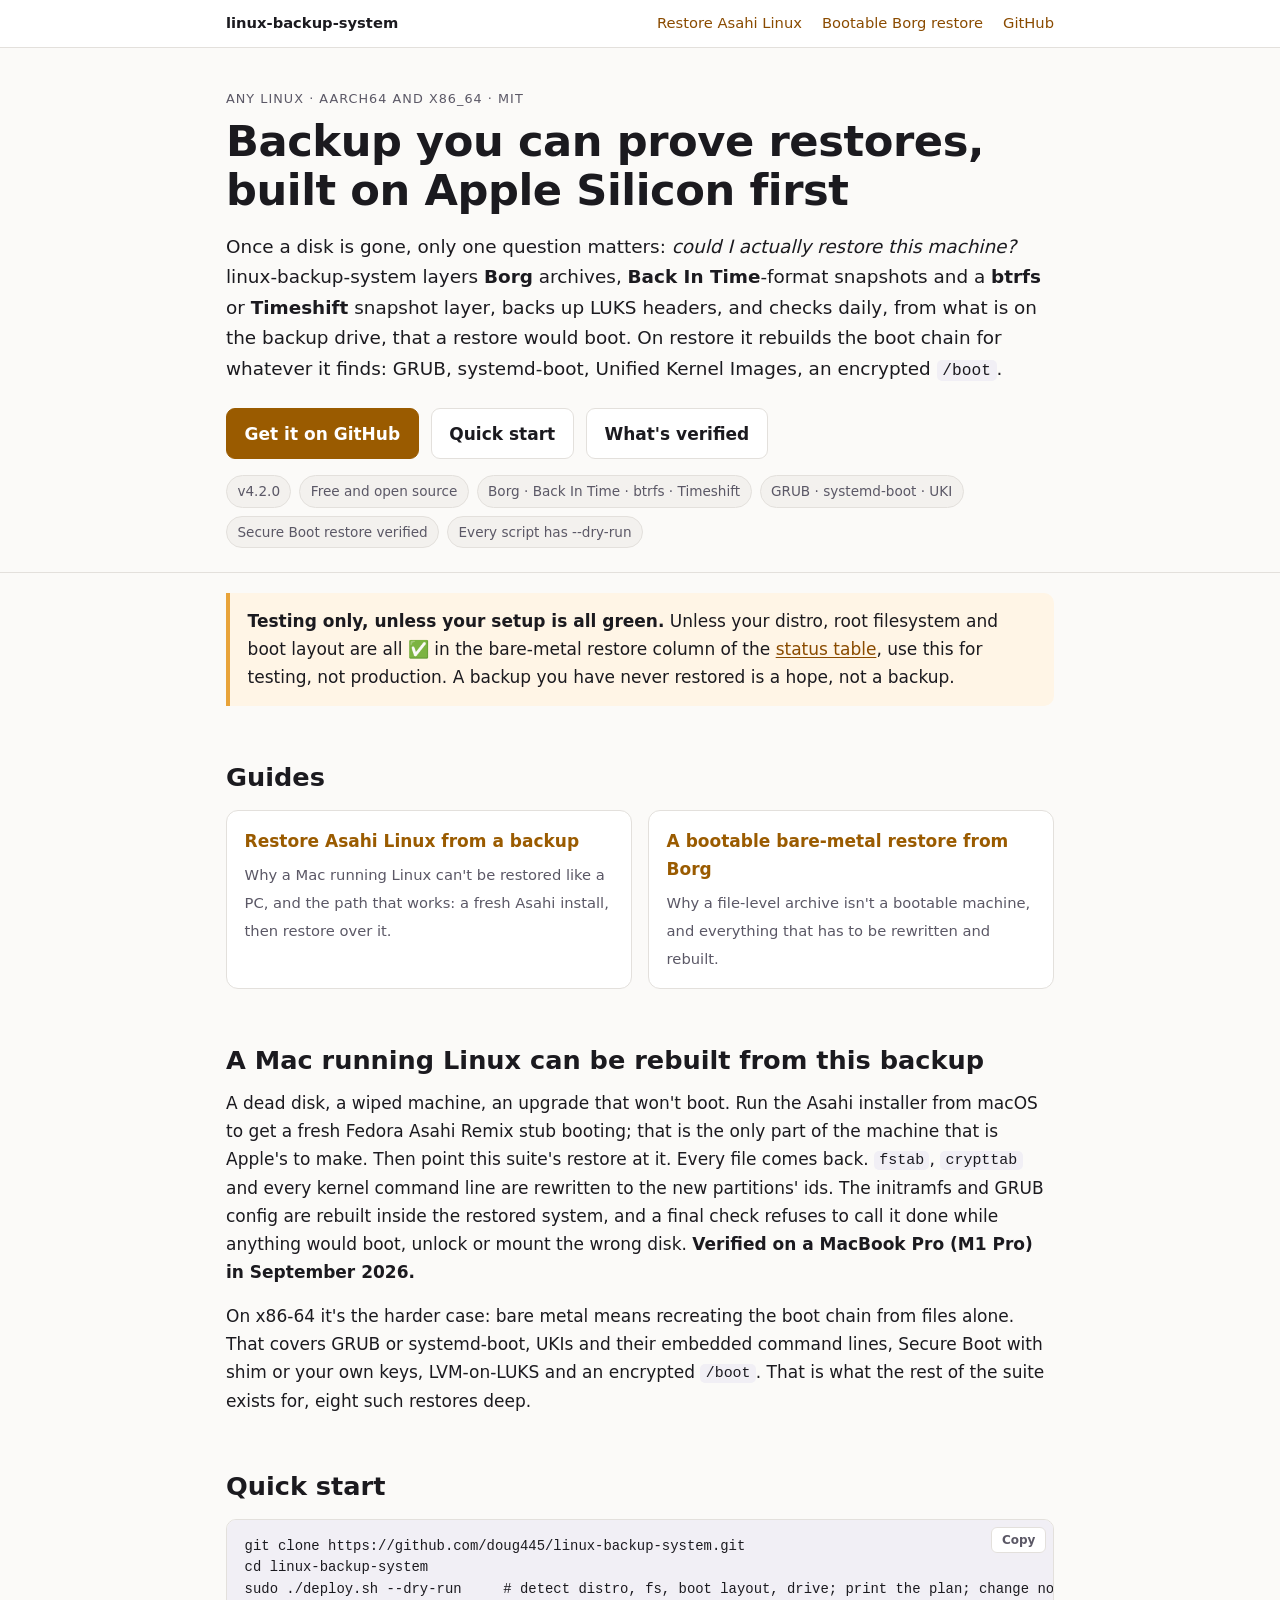
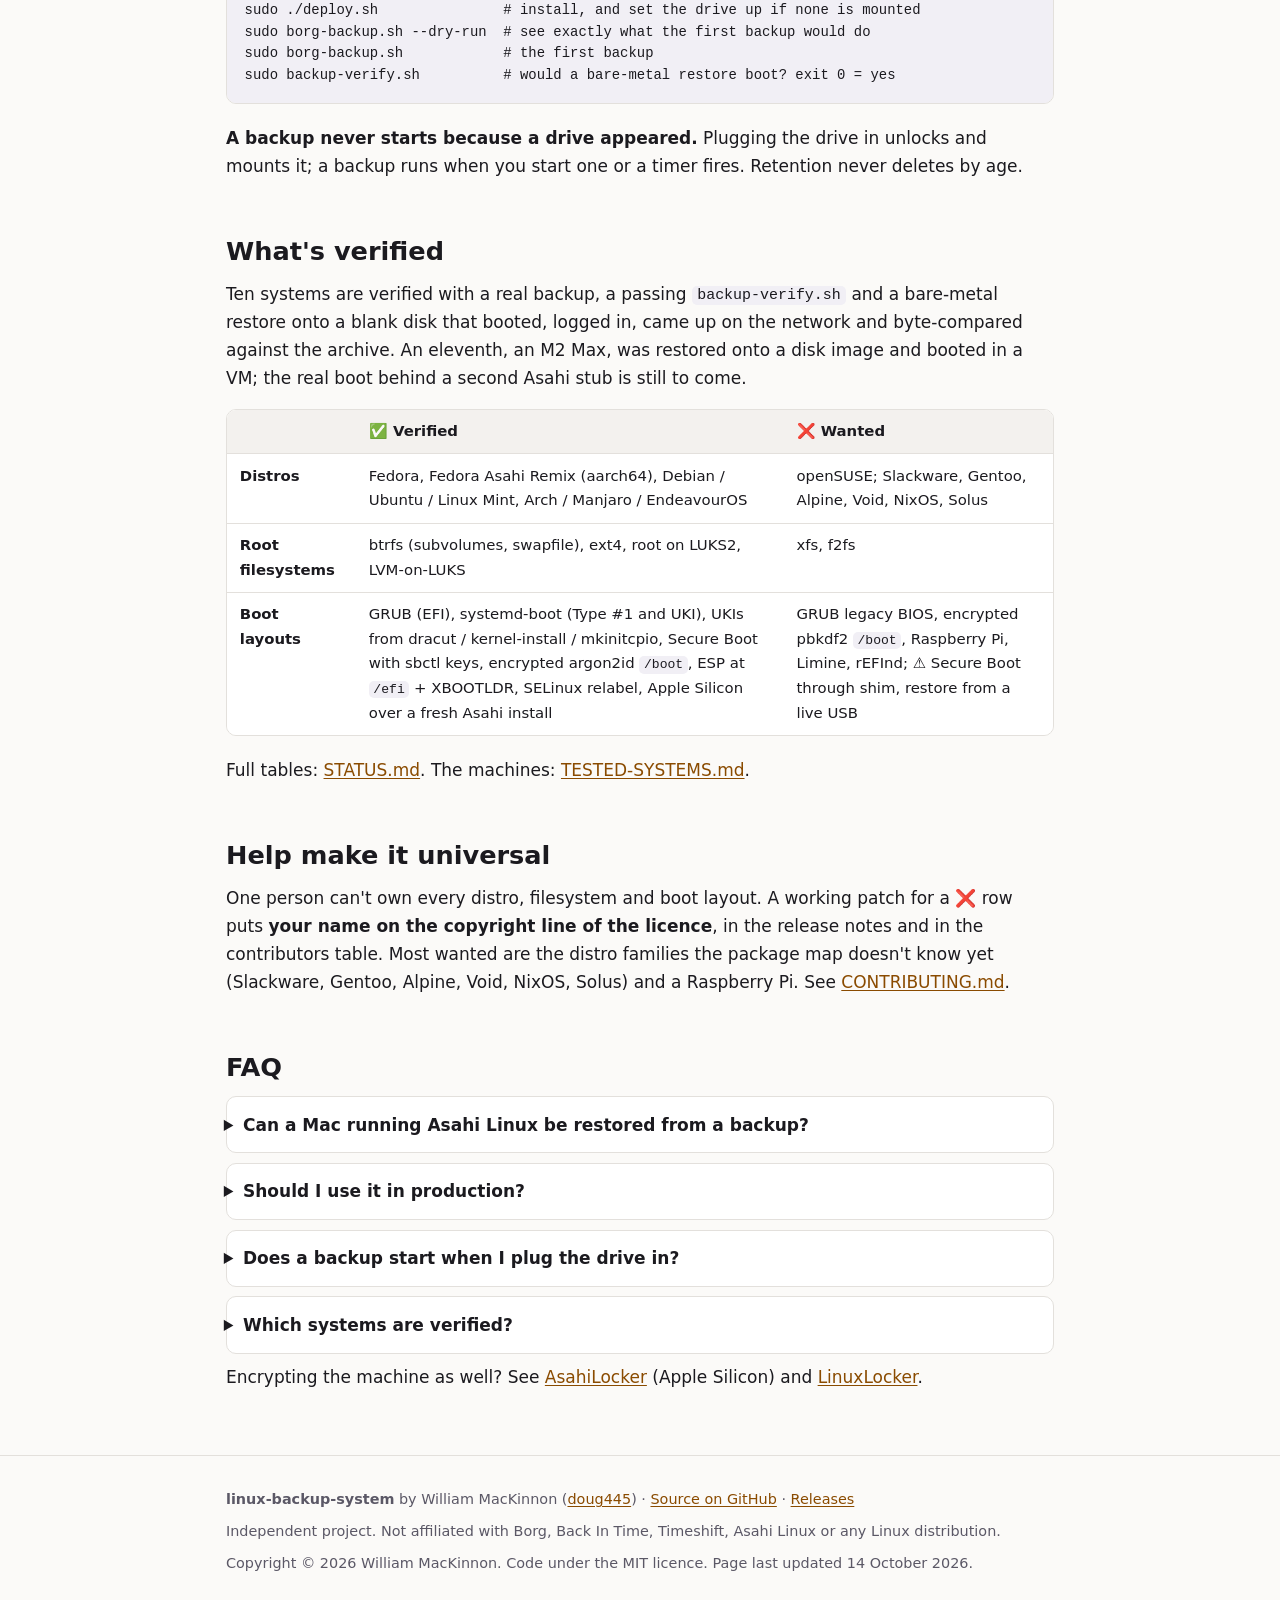
<file: index.html>
<!doctype html>
<html lang="en">
<head>
<meta charset="utf-8">
<meta name="viewport" content="width=device-width, initial-scale=1">
<title>linux-backup-system: restore-verified Linux backup</title>
<meta name="description" content="Linux backup you can prove restores: Borg, Back In Time and btrfs/Timeshift layers, LUKS header backups, a daily restore check, and bare-metal restore that rebuilds the boot chain.">
<link rel="canonical" href="https://doug445.github.io/linux-backup-system/">
<meta name="author" content="William MacKinnon">
<meta name="robots" content="index, follow, max-image-preview:large">
<meta name="color-scheme" content="light dark">
<link rel="stylesheet" href="style.css">
<meta property="og:type" content="website">
<meta property="og:site_name" content="linux-backup-system">
<meta property="og:title" content="linux-backup-system: restore-verified backup for any Linux, built on Apple Silicon first">
<meta property="og:description" content="Could you actually restore this machine? Borg, Back In Time and btrfs/Timeshift layers, a daily restore-readiness check, and bare-metal restores that rebuild GRUB, systemd-boot, UKIs and Secure Boot.">
<meta property="og:url" content="https://doug445.github.io/linux-backup-system/">
<meta property="og:image" content="https://doug445.github.io/linux-backup-system/card.png">
<meta property="og:image:width" content="1200">
<meta property="og:image:height" content="630">
<meta name="twitter:card" content="summary_large_image">
<script type="application/ld+json">
{
  "@context": "https://schema.org",
  "@graph": [
    {
      "@type": "SoftwareApplication",
      "name": "linux-backup-system",
      "description": "Restore-verified backup for Linux: Borg archives, Back In Time-format rsync snapshots, a btrfs send/receive or Timeshift snapshot layer, keyslot-tagged LUKS header backups, a daily restore-readiness check, and bare-metal restore that rebuilds GRUB, systemd-boot, Unified Kernel Images and an encrypted /boot.",
      "applicationCategory": "UtilitiesApplication",
      "operatingSystem": "Linux (aarch64, x86_64)",
      "softwareVersion": "4.2.0",
      "license": "https://opensource.org/licenses/MIT",
      "url": "https://doug445.github.io/linux-backup-system/",
      "downloadUrl": "https://github.com/doug445/linux-backup-system",
      "codeRepository": "https://github.com/doug445/linux-backup-system",
      "offers": { "@type": "Offer", "price": "0", "priceCurrency": "USD" },
      "author": { "@type": "Person", "name": "William MacKinnon", "url": "https://github.com/doug445" }
    },
    {
      "@type": "FAQPage",
      "mainEntity": [
        { "@type": "Question", "name": "Can a Mac running Asahi Linux be restored from a backup?", "acceptedAnswer": { "@type": "Answer", "text": "Yes. Run the Asahi installer from macOS to get a fresh Fedora Asahi Remix stub booting, then restore over it. The suite rewrites fstab, crypttab and every kernel command line to the new partitions, rebuilds the initramfs and GRUB inside the restored system, and verifies before calling it done. This was verified on a MacBook Pro (M1 Pro) in September 2026." } },
        { "@type": "Question", "name": "Should I use it in production?", "acceptedAnswer": { "@type": "Answer", "text": "Only if your distro, root filesystem and boot layout are all marked verified for bare-metal restore in the project's status table. Otherwise use it for testing. A backup you have never restored is a hope, not a backup." } },
        { "@type": "Question", "name": "Does a backup start when I plug the drive in?", "acceptedAnswer": { "@type": "Answer", "text": "No. Plugging the drive in unlocks and mounts it; a backup runs only when you start one or a timer fires. Every script takes --dry-run, and retention never deletes by age." } },
        { "@type": "Question", "name": "Which systems are verified?", "acceptedAnswer": { "@type": "Answer", "text": "Ten systems are verified with a real bare-metal restore that booted, and an eleventh, an M2 Max, restored onto a disk image and booted in a VM. Verified layouts include GRUB, systemd-boot, UKIs, Secure Boot with sbctl keys, encrypted argon2id /boot and LVM-on-LUKS, on Fedora, Fedora Asahi Remix, Debian, Ubuntu, Mint, Arch, Manjaro and EndeavourOS." } }
      ]
    }
  ]
}
</script>
</head>
<body>

<nav class="sitenav" aria-label="Site">
  <div class="wrap">
    <a class="brand" href="./">linux-backup-system</a>
    <a href="restore-asahi-linux-from-backup/">Restore Asahi Linux</a>
    <a href="bootable-bare-metal-restore-borg/">Bootable Borg restore</a>
    <a href="https://github.com/doug445/linux-backup-system">GitHub</a>
  </div>
</nav>

<header class="hero">
  <div class="wrap">
    <p class="eyebrow">Any Linux · aarch64 and x86_64 · MIT</p>
    <h1>Backup you can prove restores, built on Apple Silicon first</h1>
    <p class="lede">
      Once a disk is gone, only one question matters: <em>could I actually restore this
      machine?</em> linux-backup-system layers <strong>Borg</strong> archives,
      <strong>Back In Time</strong>-format snapshots and a <strong>btrfs</strong> or
      <strong>Timeshift</strong> snapshot layer, backs up LUKS headers, and checks daily, from what
      is on the backup drive, that a restore would boot. On restore it rebuilds the boot chain for
      whatever it finds: GRUB, systemd-boot, Unified Kernel Images, an encrypted <code>/boot</code>.
    </p>
    <div class="cta">
      <a class="btn primary" href="https://github.com/doug445/linux-backup-system">Get it on GitHub</a>
      <a class="btn" href="#quick-start">Quick start</a>
      <a class="btn" href="#status">What's verified</a>
    </div>
    <ul class="facts" aria-label="At a glance">
      <li>v4.2.0</li><li>Free and open source</li><li>Borg · Back In Time · btrfs · Timeshift</li>
      <li>GRUB · systemd-boot · UKI</li><li>Secure Boot restore verified</li><li>Every script has --dry-run</li>
    </ul>
  </div>
</header>

<main class="wrap">

<div class="note"><p><strong>Testing only, unless your setup is all green.</strong> Unless your
  distro, root filesystem and boot layout are all ✅ in the bare-metal restore column of the
  <a href="https://github.com/doug445/linux-backup-system/blob/main/docs/STATUS.md#tested--untested">status table</a>,
  use this for testing, not production. A backup you have never restored is a hope, not a
  backup.</p></div>

<h2 id="problems">Guides</h2>
<div class="cards">
  <a class="card" href="restore-asahi-linux-from-backup/"><strong>Restore Asahi Linux from a backup</strong><span>Why a Mac running Linux can't be restored like a PC, and the path that works: a fresh Asahi install, then restore over it.</span></a>
  <a class="card" href="bootable-bare-metal-restore-borg/"><strong>A bootable bare-metal restore from Borg</strong><span>Why a file-level archive isn't a bootable machine, and everything that has to be rewritten and rebuilt.</span></a>
</div>

<h2 id="apple-silicon">A Mac running Linux can be rebuilt from this backup</h2>
<p>
  A dead disk, a wiped machine, an upgrade that won't boot. Run the Asahi installer from macOS to
  get a fresh Fedora Asahi Remix stub booting; that is the only part of the machine that is
  Apple's to make. Then point this suite's restore at it. Every file comes back.
  <code>fstab</code>, <code>crypttab</code> and every kernel command line are rewritten to the new
  partitions' ids. The initramfs and GRUB config are rebuilt inside the restored system, and a
  final check refuses to call it done while anything would boot, unlock or mount the wrong disk.
  <strong>Verified on a MacBook Pro (M1 Pro) in September 2026.</strong>
</p>
<p>
  On x86-64 it's the harder case: bare metal means recreating the boot chain from files alone.
  That covers GRUB or systemd-boot, UKIs and their embedded command lines, Secure Boot with shim
  or your own keys, LVM-on-LUKS and an encrypted <code>/boot</code>. That is what the rest of the
  suite exists for, eight such restores deep.
</p>

<h2 id="quick-start">Quick start</h2>
<div class="codeblock"><pre><code>git clone https://github.com/doug445/linux-backup-system.git
cd linux-backup-system
sudo ./deploy.sh --dry-run     # detect distro, fs, boot layout, drive; print the plan; change nothing
sudo ./deploy.sh               # install, and set the drive up if none is mounted
sudo borg-backup.sh --dry-run  # see exactly what the first backup would do
sudo borg-backup.sh            # the first backup
sudo backup-verify.sh          # would a bare-metal restore boot? exit 0 = yes</code></pre></div>
<p><strong>A backup never starts because a drive appeared.</strong> Plugging the drive in unlocks
  and mounts it; a backup runs when you start one or a timer fires. Retention never deletes by
  age.</p>

<h2 id="status">What's verified</h2>
<p>
  Ten systems are verified with a real backup, a passing <code>backup-verify.sh</code> and a
  bare-metal restore onto a blank disk that booted, logged in, came up on the network and
  byte-compared against the archive. An eleventh, an M2 Max, was restored onto a disk image and
  booted in a VM; the real boot behind a second Asahi stub is still to come.
</p>
<div class="table-scroll"><table>
  <thead><tr><th></th><th>✅ Verified</th><th>❌ Wanted</th></tr></thead>
  <tbody>
    <tr><td><strong>Distros</strong></td><td>Fedora, Fedora Asahi Remix (aarch64), Debian / Ubuntu / Linux Mint, Arch / Manjaro / EndeavourOS</td><td>openSUSE; Slackware, Gentoo, Alpine, Void, NixOS, Solus</td></tr>
    <tr><td><strong>Root filesystems</strong></td><td>btrfs (subvolumes, swapfile), ext4, root on LUKS2, LVM-on-LUKS</td><td>xfs, f2fs</td></tr>
    <tr><td><strong>Boot layouts</strong></td><td>GRUB (EFI), systemd-boot (Type #1 and UKI), UKIs from dracut / kernel-install / mkinitcpio, Secure Boot with sbctl keys, encrypted argon2id <code>/boot</code>, ESP at <code>/efi</code> + XBOOTLDR, SELinux relabel, Apple Silicon over a fresh Asahi install</td><td>GRUB legacy BIOS, encrypted pbkdf2 <code>/boot</code>, Raspberry Pi, Limine, rEFInd; ⚠️ Secure Boot through shim, restore from a live USB</td></tr>
  </tbody>
</table></div>
<p>Full tables: <a href="https://github.com/doug445/linux-backup-system/blob/main/docs/STATUS.md">STATUS.md</a>.
  The machines: <a href="https://github.com/doug445/linux-backup-system/blob/main/docs/TESTED-SYSTEMS.md">TESTED-SYSTEMS.md</a>.</p>

<h2 id="contribute">Help make it universal</h2>
<p>
  One person can't own every distro, filesystem and boot layout. A working patch for a ❌ row
  puts <strong>your name on the copyright line of the licence</strong>, in the release notes and
  in the contributors table. Most wanted are the distro families the package map doesn't know yet
  (Slackware, Gentoo, Alpine, Void, NixOS, Solus) and a Raspberry Pi. See
  <a href="https://github.com/doug445/linux-backup-system/blob/main/CONTRIBUTING.md">CONTRIBUTING.md</a>.
</p>

<h2 id="faq">FAQ</h2>
<details>
  <summary>Can a Mac running Asahi Linux be restored from a backup?</summary>
  <p>Yes. Run the Asahi installer from macOS to get a fresh Fedora Asahi Remix stub booting, then
    restore over it. The suite rewrites fstab, crypttab and every kernel command line to the new
    partitions, rebuilds the initramfs and GRUB inside the restored system, and verifies before
    calling it done. This was verified on a MacBook Pro (M1 Pro) in September 2026.</p>
</details>
<details>
  <summary>Should I use it in production?</summary>
  <p>Only if your distro, root filesystem and boot layout are all marked verified for bare-metal
    restore in the project's status table. Otherwise use it for testing. A backup you have never
    restored is a hope, not a backup.</p>
</details>
<details>
  <summary>Does a backup start when I plug the drive in?</summary>
  <p>No. Plugging the drive in unlocks and mounts it; a backup runs only when you start one or a
    timer fires. Every script takes --dry-run, and retention never deletes by age.</p>
</details>
<details>
  <summary>Which systems are verified?</summary>
  <p>Ten systems are verified with a real bare-metal restore that booted, and an eleventh, an M2
    Max, restored onto a disk image and booted in a VM. Verified layouts include GRUB,
    systemd-boot, UKIs, Secure Boot with sbctl keys, encrypted argon2id /boot and LVM-on-LUKS, on
    Fedora, Fedora Asahi Remix, Debian, Ubuntu, Mint, Arch, Manjaro and EndeavourOS.</p>
</details>

<p>Encrypting the machine as well? See <a href="https://doug445.github.io/AsahiLocker/">AsahiLocker</a>
  (Apple Silicon) and <a href="https://doug445.github.io/LinuxLocker/">LinuxLocker</a>.</p>
</main>

<footer>
  <div class="wrap">
    <p><strong>linux-backup-system</strong> by William MacKinnon
      (<a href="https://github.com/doug445">doug445</a>) ·
      <a href="https://github.com/doug445/linux-backup-system">Source on GitHub</a> ·
      <a href="https://github.com/doug445/linux-backup-system/releases">Releases</a></p>
    <p>Independent project. Not affiliated with Borg, Back In Time, Timeshift, Asahi Linux or any Linux distribution.</p>
    <p>Copyright © 2026 William MacKinnon. Code under the MIT licence. Page last updated 14 October 2026.</p>
  </div>
</footer>

<script>
document.querySelectorAll('.codeblock').forEach(function (block) {
  var btn = document.createElement('button');
  btn.className = 'copy'; btn.type = 'button'; btn.textContent = 'Copy';
  btn.addEventListener('click', function () {
    navigator.clipboard.writeText(block.querySelector('code').innerText).then(function () {
      btn.textContent = 'Copied'; setTimeout(function () { btn.textContent = 'Copy'; }, 1500);
    }).catch(function () { btn.textContent = 'Select + copy'; });
  });
  block.appendChild(btn);
});
</script>
</body>
</html>
</file>
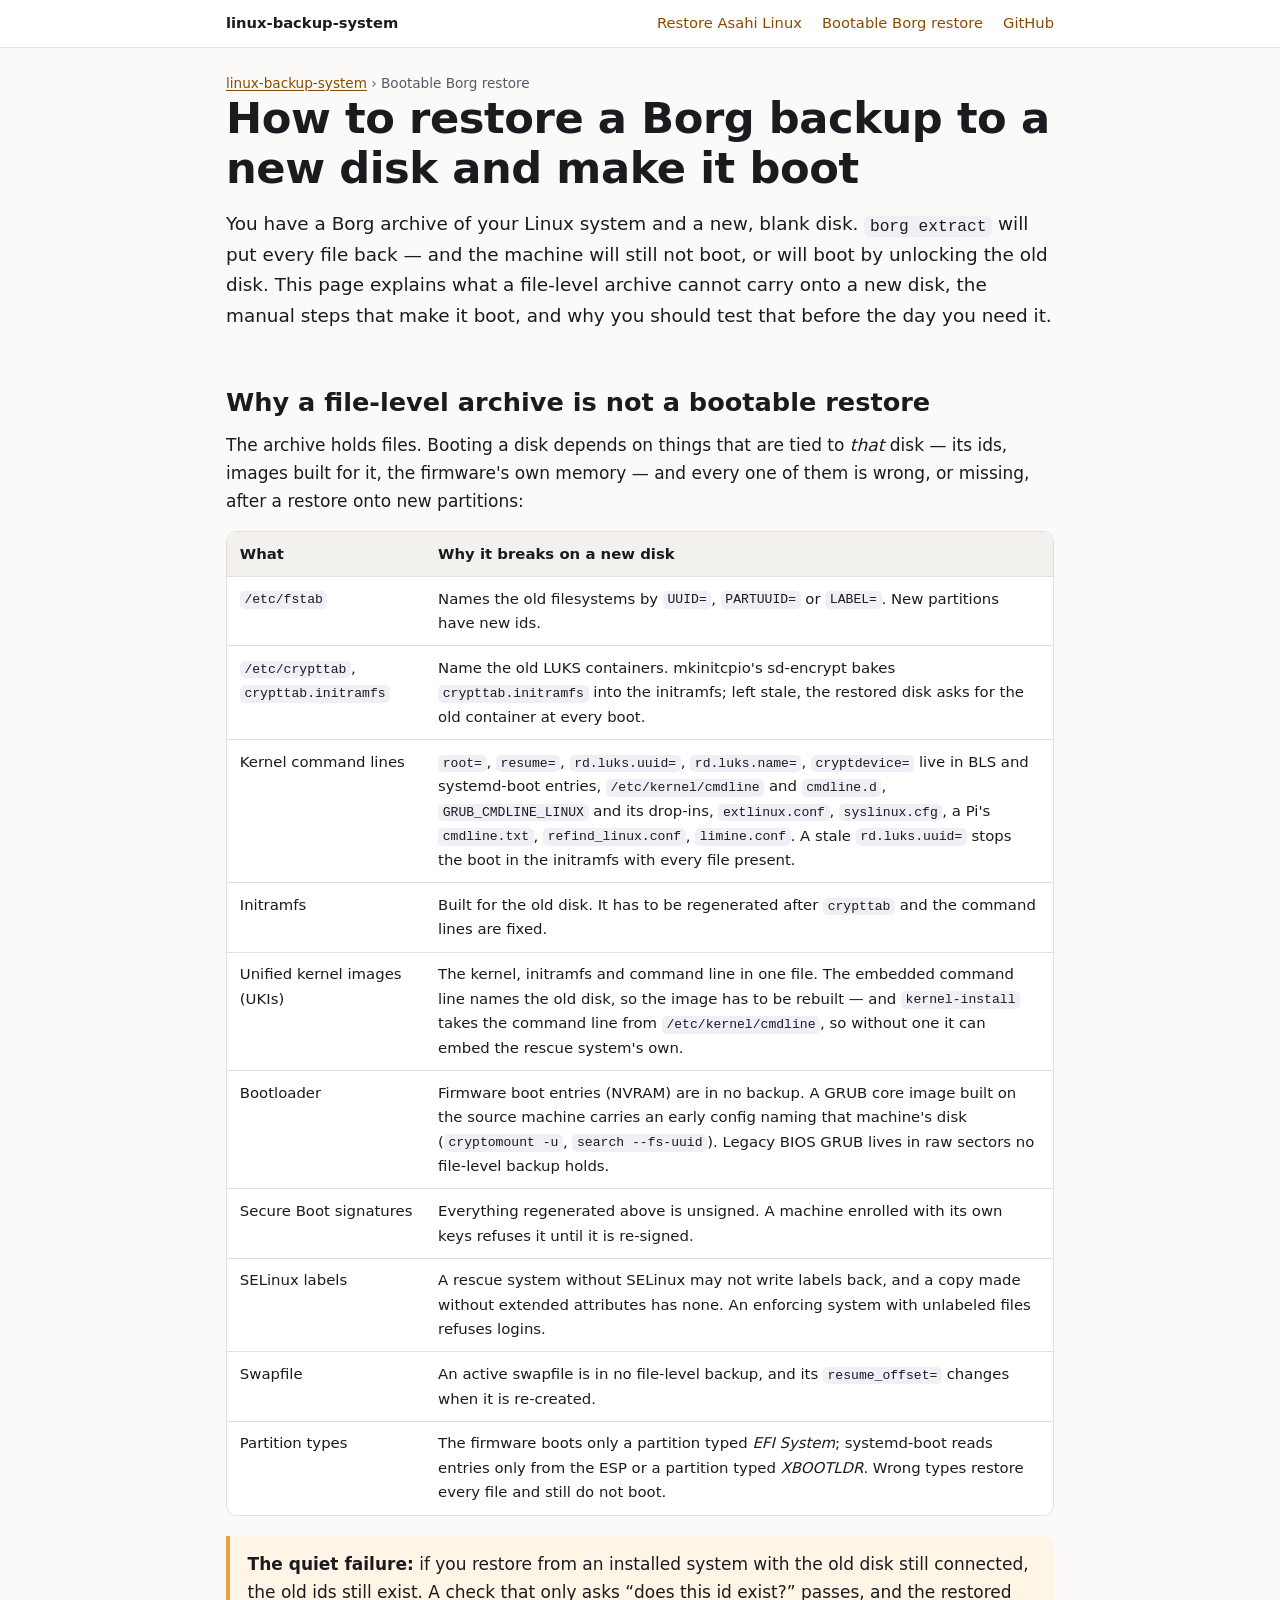
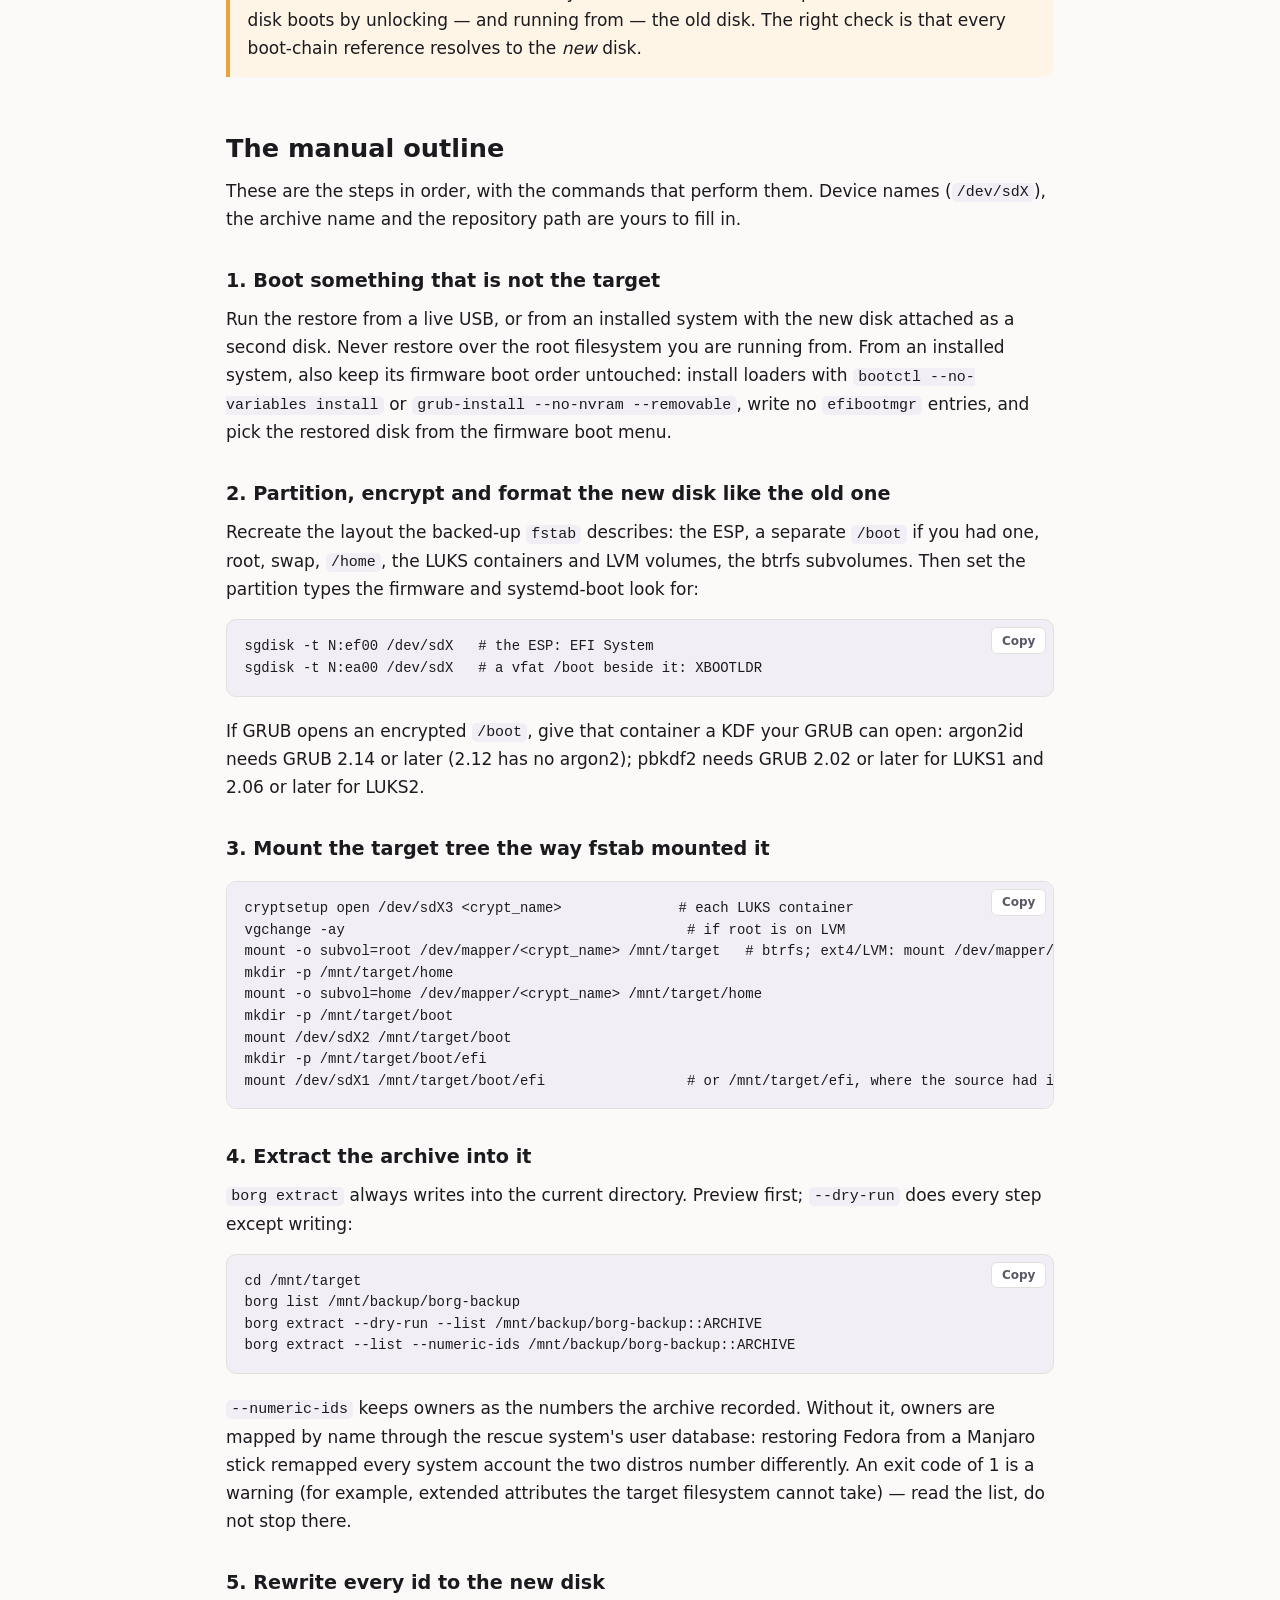
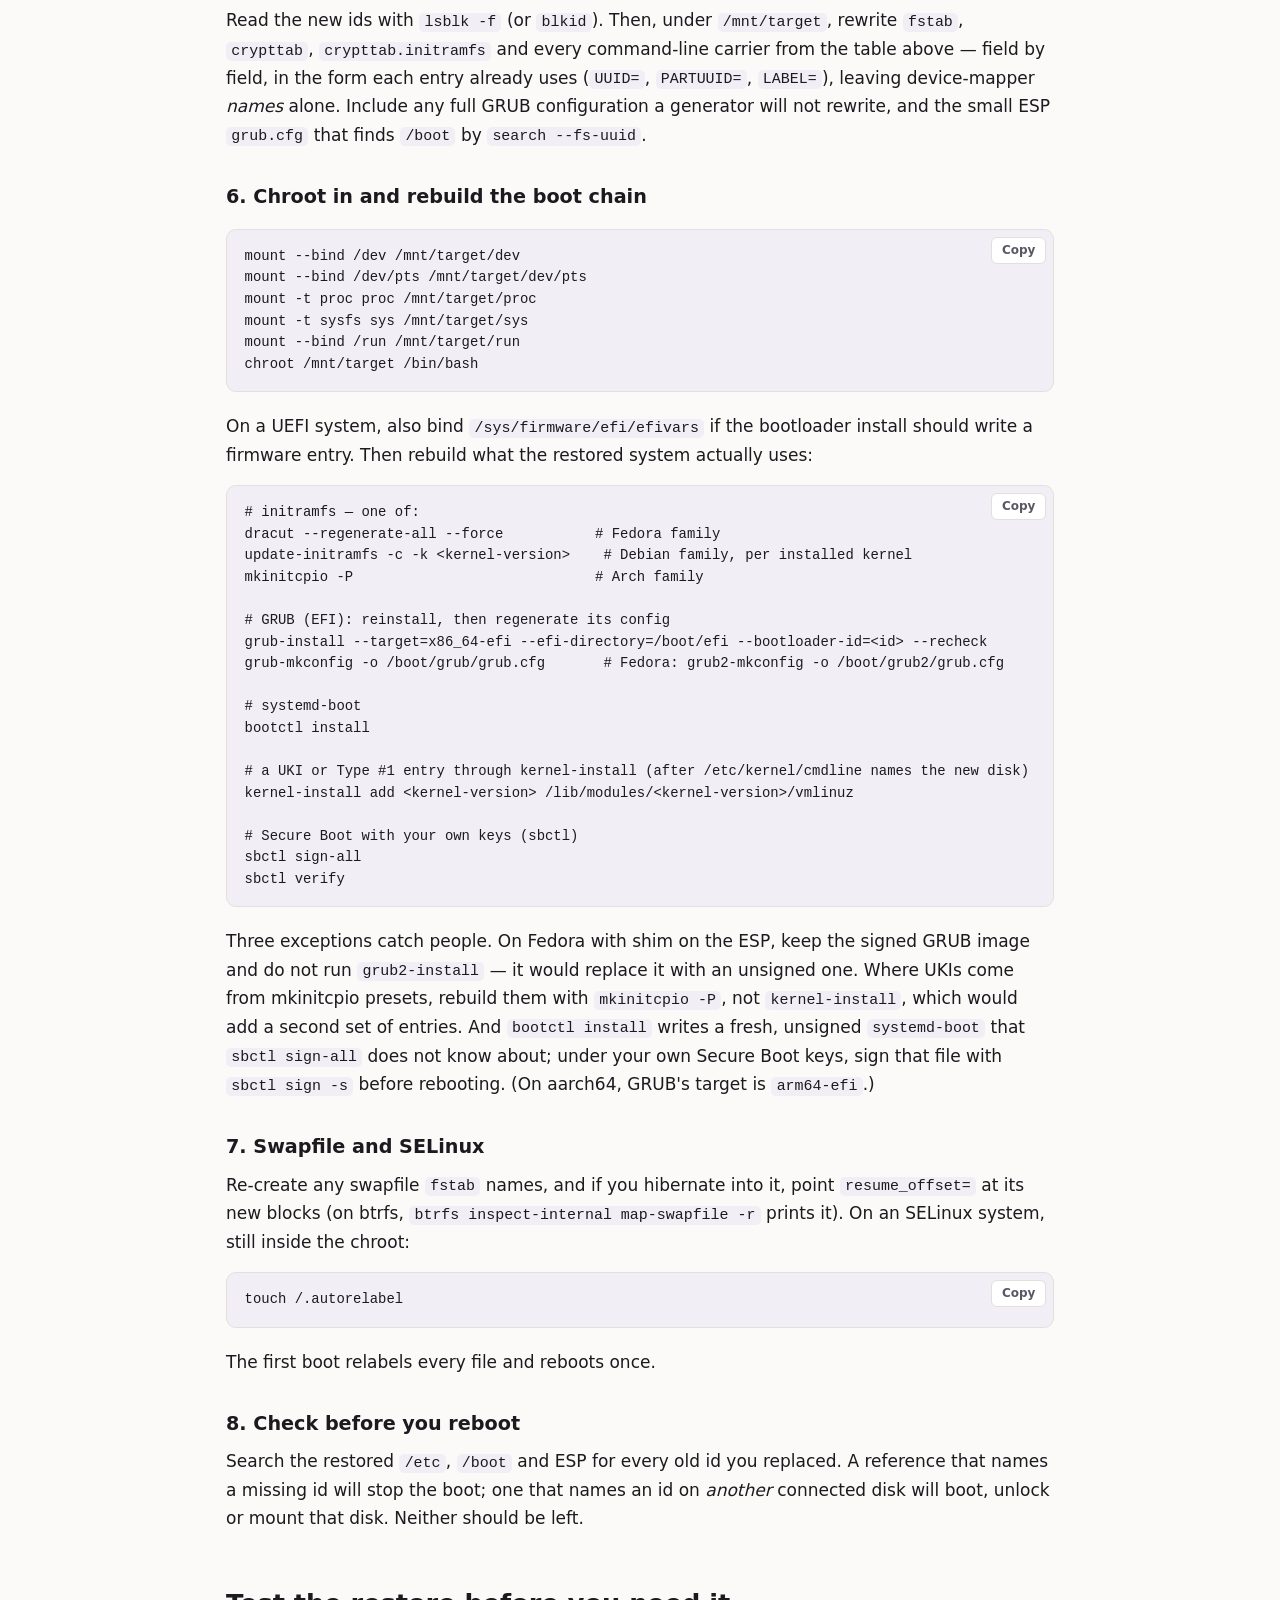
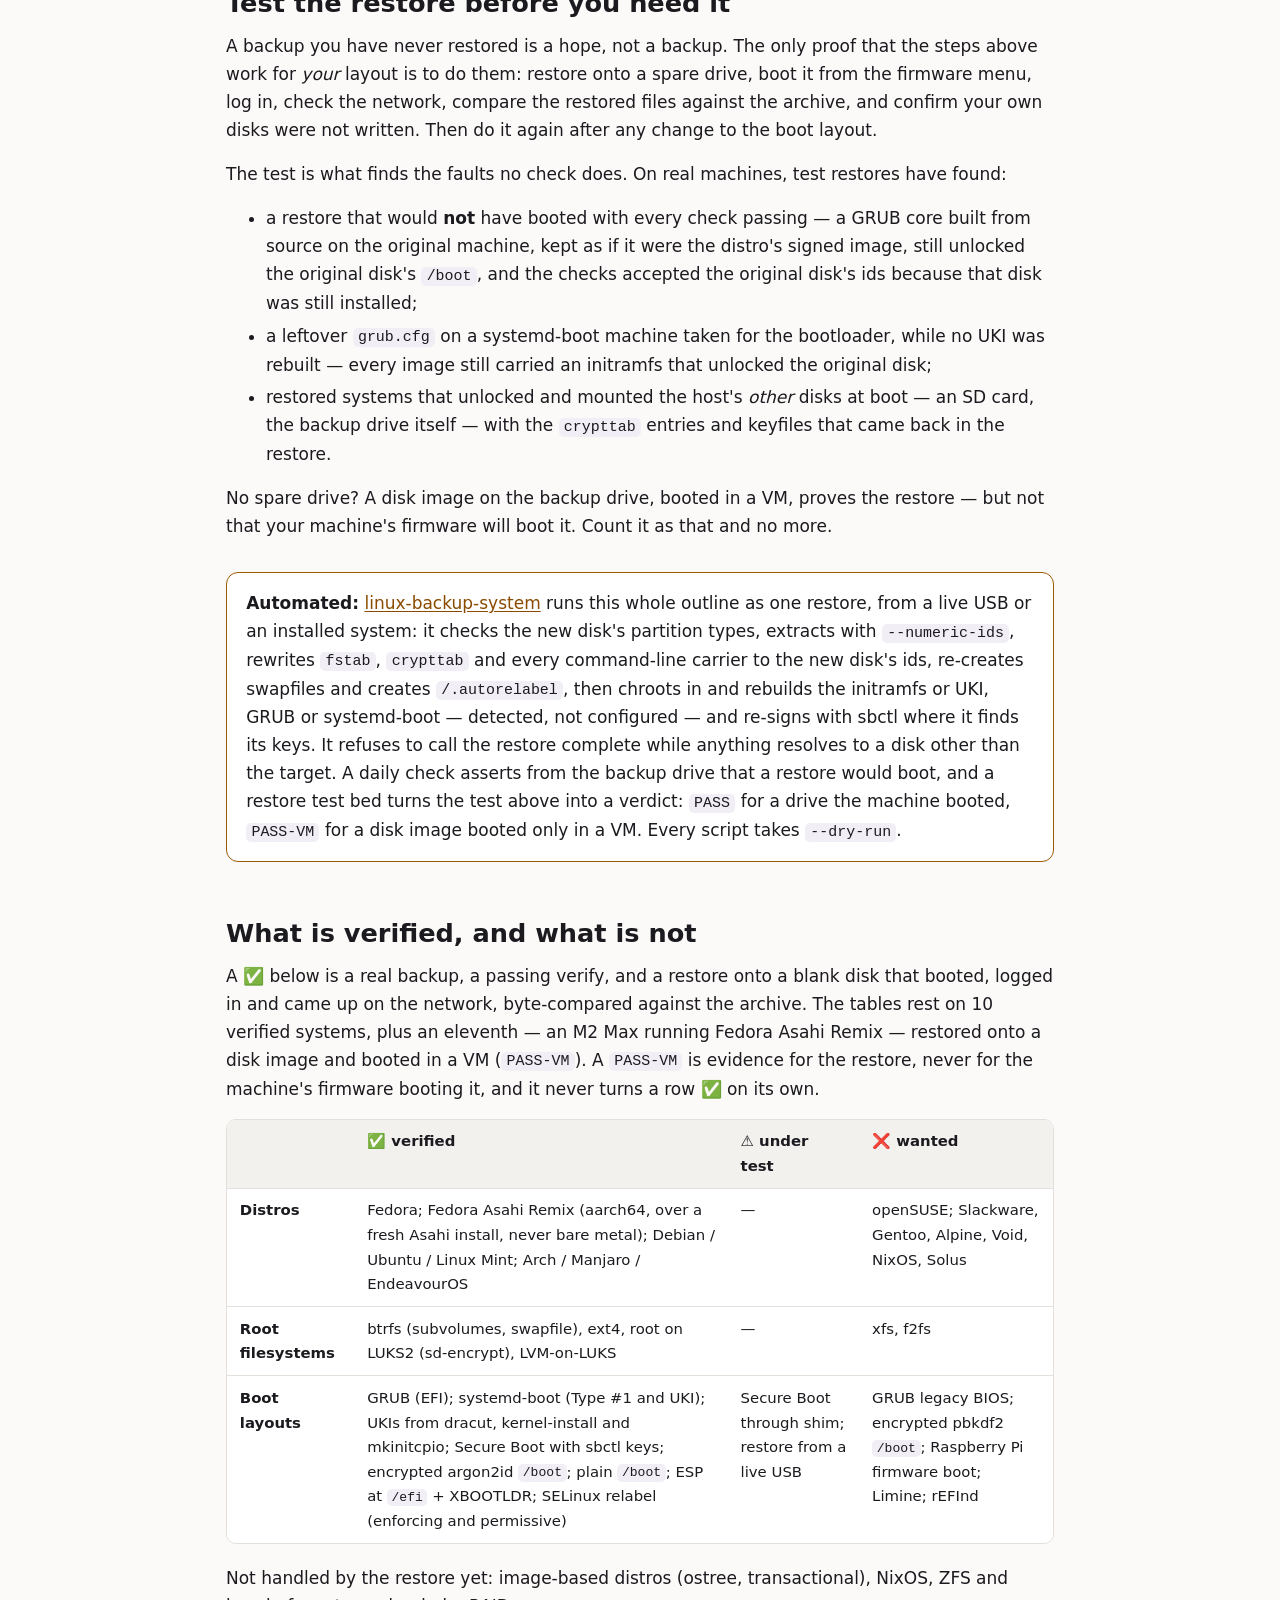
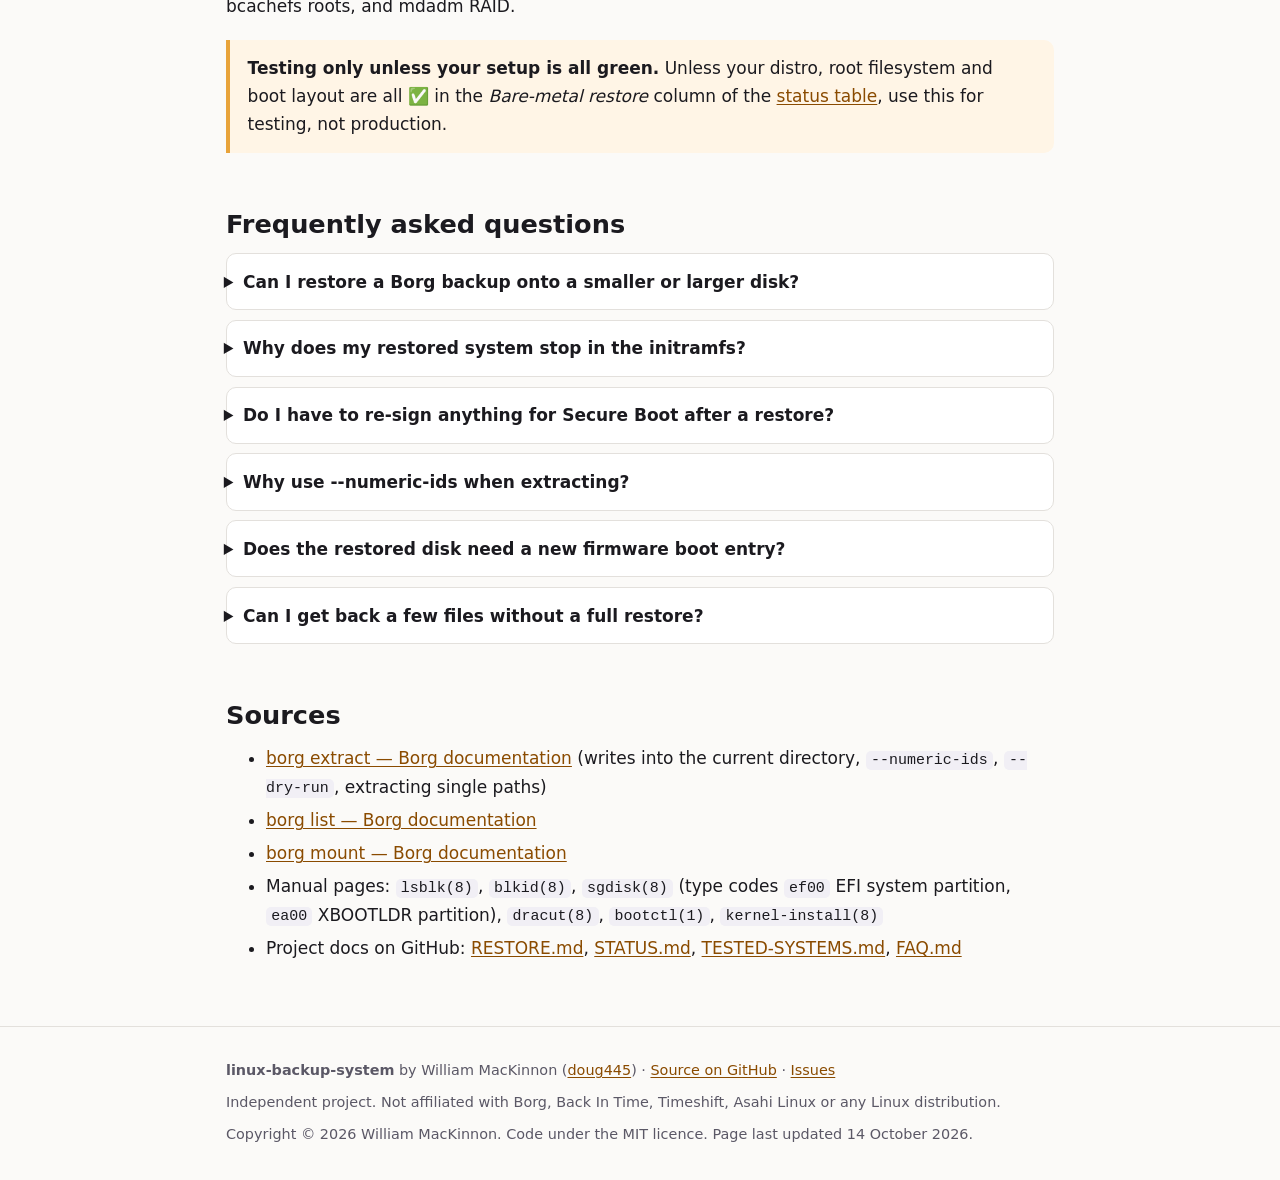
<file: bootable-bare-metal-restore-borg/index.html>
<!doctype html>
<html lang="en">
<head>
<meta charset="utf-8">
<meta name="viewport" content="width=device-width, initial-scale=1">
<title>Restore a Borg Backup to a New Disk and Make It Boot</title>
<meta name="description" content="A Borg archive restores files, not a bootable disk: new UUIDs, initramfs, bootloader and signatures break the boot. Bare-metal restore steps, and how to test.">
<link rel="canonical" href="https://doug445.github.io/linux-backup-system/bootable-bare-metal-restore-borg/">
<meta name="author" content="William MacKinnon">
<meta name="robots" content="index, follow, max-image-preview:large">
<meta name="color-scheme" content="light dark">
<link rel="stylesheet" href="../style.css">
<meta property="og:type" content="article">
<meta property="og:site_name" content="linux-backup-system">
<meta property="og:title" content="Restore a Borg Backup to a New Disk and Make It Boot">
<meta property="og:description" content="A Borg archive restores files, not a bootable disk: new UUIDs, initramfs, bootloader and signatures break the boot. Bare-metal restore steps, and how to test.">
<meta property="og:url" content="https://doug445.github.io/linux-backup-system/bootable-bare-metal-restore-borg/">
<meta property="og:image" content="https://doug445.github.io/linux-backup-system/card.png">
<meta property="og:image:width" content="1200">
<meta property="og:image:height" content="630">
<meta property="article:published_time" content="2026-10-14">
<meta property="article:modified_time" content="2026-10-14">
<meta name="twitter:card" content="summary_large_image">
<script type="application/ld+json">
{
  "@context": "https://schema.org",
  "@graph": [
    {
      "@type": "TechArticle",
      "headline": "How to restore a Borg backup to a new disk and make it boot",
      "description": "A Borg archive restores files, not a bootable disk: new UUIDs, initramfs, bootloader and signatures break the boot. Bare-metal restore steps, and how to test.",
      "datePublished": "2026-10-14",
      "dateModified": "2026-10-14",
      "image": "https://doug445.github.io/linux-backup-system/card.png",
      "author": { "@type": "Person", "name": "William MacKinnon", "url": "https://github.com/doug445" },
      "mainEntityOfPage": "https://doug445.github.io/linux-backup-system/bootable-bare-metal-restore-borg/",
      "about": { "@type": "SoftwareApplication", "name": "linux-backup-system", "url": "https://doug445.github.io/linux-backup-system/", "applicationCategory": "UtilitiesApplication", "operatingSystem": "Linux (aarch64, x86_64)" }
    },
    {
      "@type": "BreadcrumbList",
      "itemListElement": [
        { "@type": "ListItem", "position": 1, "name": "linux-backup-system", "item": "https://doug445.github.io/linux-backup-system/" },
        { "@type": "ListItem", "position": 2, "name": "Bootable Borg restore", "item": "https://doug445.github.io/linux-backup-system/bootable-bare-metal-restore-borg/" }
      ]
    },
    {
      "@type": "FAQPage",
      "mainEntity": [
        { "@type": "Question", "name": "Can I restore a Borg backup onto a smaller or larger disk?", "acceptedAnswer": { "@type": "Answer", "text": "Yes, as long as what the archive holds fits. A file-level restore does not care how big the old partitions were: you create the new ones, and the ids in fstab, crypttab and the command lines are rewritten to match them either way." } },
        { "@type": "Question", "name": "Why does my restored system stop in the initramfs?", "acceptedAnswer": { "@type": "Answer", "text": "A common cause is a stale id. A kernel command line with the old rd.luks.uuid=, root= or cryptdevice=, or an initramfs that was built before crypttab was fixed, asks for a container or filesystem that is not on the new disk, so the boot stops in the initramfs with every file present. Fix every carrier, then regenerate the initramfs." } },
        { "@type": "Question", "name": "Do I have to re-sign anything for Secure Boot after a restore?", "acceptedAnswer": { "@type": "Answer", "text": "With your own keys, yes: every loader, initramfs and UKI the rebuild regenerates is unsigned, and the firmware refuses them until they are signed again, for example with sbctl sign-all and a check with sbctl verify. With a distro's shim, keep the distro's signed loaders instead of reinstalling them." } },
        { "@type": "Question", "name": "Why use --numeric-ids when extracting?", "acceptedAnswer": { "@type": "Answer", "text": "Without it, borg maps owners by name through the rescue system's own user database. Two distros number their system accounts differently, so restoring one distro from another's live USB can give every system file the wrong owner. --numeric-ids keeps the numbers the archive recorded." } },
        { "@type": "Question", "name": "Does the restored disk need a new firmware boot entry?", "acceptedAnswer": { "@type": "Answer", "text": "Firmware boot entries are in no backup. From a live USB the bootloader install can write one. From an installed system, write none, so the running machine's boot order is left alone: install the loader to the removable-media fallback path and pick the restored disk from the firmware boot menu." } },
        { "@type": "Question", "name": "Can I get back a few files without a full restore?", "acceptedAnswer": { "@type": "Answer", "text": "Yes. borg mount mounts a repository or archive as a FUSE filesystem you can browse and copy from, and borg extract can take paths inside the archive to extract only those, into the current directory." } }
      ]
    }
  ]
}
</script>
</head>
<body>

<nav class="sitenav" aria-label="Site">
  <div class="wrap">
    <a class="brand" href="../">linux-backup-system</a>
    <a href="../restore-asahi-linux-from-backup/">Restore Asahi Linux</a>
    <a href="../bootable-bare-metal-restore-borg/">Bootable Borg restore</a>
    <a href="https://github.com/doug445/linux-backup-system">GitHub</a>
  </div>
</nav>

<main class="wrap">
<p class="crumbs"><a href="../">linux-backup-system</a> › Bootable Borg restore</p>
<h1>How to restore a Borg backup to a new disk and make it boot</h1>
<p class="lede">You have a Borg archive of your Linux system and a new, blank disk. <code>borg extract</code> will put every file back — and the machine will still not boot, or will boot by unlocking the old disk. This page explains what a file-level archive cannot carry onto a new disk, the manual steps that make it boot, and why you should test that before the day you need it.</p>

<h2 id="why-it-does-not-boot">Why a file-level archive is not a bootable restore</h2>
<p>The archive holds files. Booting a disk depends on things that are tied to <em>that</em> disk — its ids, images built for it, the firmware's own memory — and every one of them is wrong, or missing, after a restore onto new partitions:</p>
<div class="table-scroll"><table>
  <thead><tr><th>What</th><th>Why it breaks on a new disk</th></tr></thead>
  <tbody>
    <tr><td><code>/etc/fstab</code></td><td>Names the old filesystems by <code>UUID=</code>, <code>PARTUUID=</code> or <code>LABEL=</code>. New partitions have new ids.</td></tr>
    <tr><td><code>/etc/crypttab</code>, <code>crypttab.initramfs</code></td><td>Name the old LUKS containers. mkinitcpio's sd-encrypt bakes <code>crypttab.initramfs</code> into the initramfs; left stale, the restored disk asks for the old container at every boot.</td></tr>
    <tr><td>Kernel command lines</td><td><code>root=</code>, <code>resume=</code>, <code>rd.luks.uuid=</code>, <code>rd.luks.name=</code>, <code>cryptdevice=</code> live in BLS and systemd-boot entries, <code>/etc/kernel/cmdline</code> and <code>cmdline.d</code>, <code>GRUB_CMDLINE_LINUX</code> and its drop-ins, <code>extlinux.conf</code>, <code>syslinux.cfg</code>, a Pi's <code>cmdline.txt</code>, <code>refind_linux.conf</code>, <code>limine.conf</code>. A stale <code>rd.luks.uuid=</code> stops the boot in the initramfs with every file present.</td></tr>
    <tr><td>Initramfs</td><td>Built for the old disk. It has to be regenerated after <code>crypttab</code> and the command lines are fixed.</td></tr>
    <tr><td>Unified kernel images (UKIs)</td><td>The kernel, initramfs and command line in one file. The embedded command line names the old disk, so the image has to be rebuilt — and <code>kernel-install</code> takes the command line from <code>/etc/kernel/cmdline</code>, so without one it can embed the rescue system's own.</td></tr>
    <tr><td>Bootloader</td><td>Firmware boot entries (NVRAM) are in no backup. A GRUB core image built on the source machine carries an early config naming that machine's disk (<code>cryptomount -u</code>, <code>search --fs-uuid</code>). Legacy BIOS GRUB lives in raw sectors no file-level backup holds.</td></tr>
    <tr><td>Secure Boot signatures</td><td>Everything regenerated above is unsigned. A machine enrolled with its own keys refuses it until it is re-signed.</td></tr>
    <tr><td>SELinux labels</td><td>A rescue system without SELinux may not write labels back, and a copy made without extended attributes has none. An enforcing system with unlabeled files refuses logins.</td></tr>
    <tr><td>Swapfile</td><td>An active swapfile is in no file-level backup, and its <code>resume_offset=</code> changes when it is re-created.</td></tr>
    <tr><td>Partition types</td><td>The firmware boots only a partition typed <em>EFI System</em>; systemd-boot reads entries only from the ESP or a partition typed <em>XBOOTLDR</em>. Wrong types restore every file and still do not boot.</td></tr>
  </tbody>
</table></div>
<div class="note"><p><strong>The quiet failure:</strong> if you restore from an installed system with the old disk still connected, the old ids still exist. A check that only asks “does this id exist?” passes, and the restored disk boots by unlocking — and running from — the old disk. The right check is that every boot-chain reference resolves to the <em>new</em> disk.</p></div>

<h2 id="manual-outline">The manual outline</h2>
<p>These are the steps in order, with the commands that perform them. Device names (<code>/dev/sdX</code>), the archive name and the repository path are yours to fill in.</p>

<h3>1. Boot something that is not the target</h3>
<p>Run the restore from a live USB, or from an installed system with the new disk attached as a second disk. Never restore over the root filesystem you are running from. From an installed system, also keep its firmware boot order untouched: install loaders with <code>bootctl --no-variables install</code> or <code>grub-install --no-nvram --removable</code>, write no <code>efibootmgr</code> entries, and pick the restored disk from the firmware boot menu.</p>

<h3>2. Partition, encrypt and format the new disk like the old one</h3>
<p>Recreate the layout the backed-up <code>fstab</code> describes: the ESP, a separate <code>/boot</code> if you had one, root, swap, <code>/home</code>, the LUKS containers and LVM volumes, the btrfs subvolumes. Then set the partition types the firmware and systemd-boot look for:</p>
<div class="codeblock"><pre><code>sgdisk -t N:ef00 /dev/sdX   # the ESP: EFI System
sgdisk -t N:ea00 /dev/sdX   # a vfat /boot beside it: XBOOTLDR</code></pre></div>
<p>If GRUB opens an encrypted <code>/boot</code>, give that container a KDF your GRUB can open: argon2id needs GRUB 2.14 or later (2.12 has no argon2); pbkdf2 needs GRUB 2.02 or later for LUKS1 and 2.06 or later for LUKS2.</p>

<h3>3. Mount the target tree the way fstab mounted it</h3>
<div class="codeblock"><pre><code>cryptsetup open /dev/sdX3 &lt;crypt_name&gt;              # each LUKS container
vgchange -ay                                         # if root is on LVM
mount -o subvol=root /dev/mapper/&lt;crypt_name&gt; /mnt/target   # btrfs; ext4/LVM: mount /dev/mapper/&lt;vg&gt;-root /mnt/target
mkdir -p /mnt/target/home
mount -o subvol=home /dev/mapper/&lt;crypt_name&gt; /mnt/target/home
mkdir -p /mnt/target/boot
mount /dev/sdX2 /mnt/target/boot
mkdir -p /mnt/target/boot/efi
mount /dev/sdX1 /mnt/target/boot/efi                 # or /mnt/target/efi, where the source had it</code></pre></div>

<h3>4. Extract the archive into it</h3>
<p><code>borg extract</code> always writes into the current directory. Preview first; <code>--dry-run</code> does every step except writing:</p>
<div class="codeblock"><pre><code>cd /mnt/target
borg list /mnt/backup/borg-backup
borg extract --dry-run --list /mnt/backup/borg-backup::ARCHIVE
borg extract --list --numeric-ids /mnt/backup/borg-backup::ARCHIVE</code></pre></div>
<p><code>--numeric-ids</code> keeps owners as the numbers the archive recorded. Without it, owners are mapped by name through the rescue system's user database: restoring Fedora from a Manjaro stick remapped every system account the two distros number differently. An exit code of 1 is a warning (for example, extended attributes the target filesystem cannot take) — read the list, do not stop there.</p>

<h3>5. Rewrite every id to the new disk</h3>
<p>Read the new ids with <code>lsblk -f</code> (or <code>blkid</code>). Then, under <code>/mnt/target</code>, rewrite <code>fstab</code>, <code>crypttab</code>, <code>crypttab.initramfs</code> and every command-line carrier from the table above — field by field, in the form each entry already uses (<code>UUID=</code>, <code>PARTUUID=</code>, <code>LABEL=</code>), leaving device-mapper <em>names</em> alone. Include any full GRUB configuration a generator will not rewrite, and the small ESP <code>grub.cfg</code> that finds <code>/boot</code> by <code>search --fs-uuid</code>.</p>

<h3>6. Chroot in and rebuild the boot chain</h3>
<div class="codeblock"><pre><code>mount --bind /dev /mnt/target/dev
mount --bind /dev/pts /mnt/target/dev/pts
mount -t proc proc /mnt/target/proc
mount -t sysfs sys /mnt/target/sys
mount --bind /run /mnt/target/run
chroot /mnt/target /bin/bash</code></pre></div>
<p>On a UEFI system, also bind <code>/sys/firmware/efi/efivars</code> if the bootloader install should write a firmware entry. Then rebuild what the restored system actually uses:</p>
<div class="codeblock"><pre><code># initramfs — one of:
dracut --regenerate-all --force           # Fedora family
update-initramfs -c -k &lt;kernel-version&gt;    # Debian family, per installed kernel
mkinitcpio -P                             # Arch family

# GRUB (EFI): reinstall, then regenerate its config
grub-install --target=x86_64-efi --efi-directory=/boot/efi --bootloader-id=&lt;id&gt; --recheck
grub-mkconfig -o /boot/grub/grub.cfg       # Fedora: grub2-mkconfig -o /boot/grub2/grub.cfg

# systemd-boot
bootctl install

# a UKI or Type #1 entry through kernel-install (after /etc/kernel/cmdline names the new disk)
kernel-install add &lt;kernel-version&gt; /lib/modules/&lt;kernel-version&gt;/vmlinuz

# Secure Boot with your own keys (sbctl)
sbctl sign-all
sbctl verify</code></pre></div>
<p>Three exceptions catch people. On Fedora with shim on the ESP, keep the signed GRUB image and do not run <code>grub2-install</code> — it would replace it with an unsigned one. Where UKIs come from mkinitcpio presets, rebuild them with <code>mkinitcpio -P</code>, not <code>kernel-install</code>, which would add a second set of entries. And <code>bootctl install</code> writes a fresh, unsigned <code>systemd-boot</code> that <code>sbctl sign-all</code> does not know about; under your own Secure Boot keys, sign that file with <code>sbctl sign -s</code> before rebooting. (On aarch64, GRUB's target is <code>arm64-efi</code>.)</p>

<h3>7. Swapfile and SELinux</h3>
<p>Re-create any swapfile <code>fstab</code> names, and if you hibernate into it, point <code>resume_offset=</code> at its new blocks (on btrfs, <code>btrfs inspect-internal map-swapfile -r</code> prints it). On an SELinux system, still inside the chroot:</p>
<div class="codeblock"><pre><code>touch /.autorelabel</code></pre></div>
<p>The first boot relabels every file and reboots once.</p>

<h3>8. Check before you reboot</h3>
<p>Search the restored <code>/etc</code>, <code>/boot</code> and ESP for every old id you replaced. A reference that names a missing id will stop the boot; one that names an id on <em>another</em> connected disk will boot, unlock or mount that disk. Neither should be left.</p>

<h2 id="test-the-restore">Test the restore before you need it</h2>
<p>A backup you have never restored is a hope, not a backup. The only proof that the steps above work for <em>your</em> layout is to do them: restore onto a spare drive, boot it from the firmware menu, log in, check the network, compare the restored files against the archive, and confirm your own disks were not written. Then do it again after any change to the boot layout.</p>
<p>The test is what finds the faults no check does. On real machines, test restores have found:</p>
<ul>
  <li>a restore that would <strong>not</strong> have booted with every check passing — a GRUB core built from source on the original machine, kept as if it were the distro's signed image, still unlocked the original disk's <code>/boot</code>, and the checks accepted the original disk's ids because that disk was still installed;</li>
  <li>a leftover <code>grub.cfg</code> on a systemd-boot machine taken for the bootloader, while no UKI was rebuilt — every image still carried an initramfs that unlocked the original disk;</li>
  <li>restored systems that unlocked and mounted the host's <em>other</em> disks at boot — an SD card, the backup drive itself — with the <code>crypttab</code> entries and keyfiles that came back in the restore.</li>
</ul>
<p>No spare drive? A disk image on the backup drive, booted in a VM, proves the restore — but not that your machine's firmware will boot it. Count it as that and no more.</p>

<div class="tool"><p><strong>Automated:</strong> <a href="https://github.com/doug445/linux-backup-system">linux-backup-system</a> runs this whole outline as one restore, from a live USB or an installed system: it checks the new disk's partition types, extracts with <code>--numeric-ids</code>, rewrites <code>fstab</code>, <code>crypttab</code> and every command-line carrier to the new disk's ids, re-creates swapfiles and creates <code>/.autorelabel</code>, then chroots in and rebuilds the initramfs or UKI, GRUB or systemd-boot — detected, not configured — and re-signs with sbctl where it finds its keys. It refuses to call the restore complete while anything resolves to a disk other than the target. A daily check asserts from the backup drive that a restore would boot, and a restore test bed turns the test above into a verdict: <code>PASS</code> for a drive the machine booted, <code>PASS-VM</code> for a disk image booted only in a VM. Every script takes <code>--dry-run</code>.</p></div>

<h2 id="status">What is verified, and what is not</h2>
<p>A ✅ below is a real backup, a passing verify, and a restore onto a blank disk that booted, logged in and came up on the network, byte-compared against the archive. The tables rest on 10 verified systems, plus an eleventh — an M2 Max running Fedora Asahi Remix — restored onto a disk image and booted in a VM (<code>PASS-VM</code>). A <code>PASS-VM</code> is evidence for the restore, never for the machine's firmware booting it, and it never turns a row ✅ on its own.</p>
<div class="table-scroll"><table>
  <thead><tr><th></th><th>✅ verified</th><th>⚠️ under test</th><th>❌ wanted</th></tr></thead>
  <tbody>
    <tr><td><strong>Distros</strong></td><td>Fedora; Fedora Asahi Remix (aarch64, over a fresh Asahi install, never bare metal); Debian / Ubuntu / Linux Mint; Arch / Manjaro / EndeavourOS</td><td>—</td><td>openSUSE; Slackware, Gentoo, Alpine, Void, NixOS, Solus</td></tr>
    <tr><td><strong>Root filesystems</strong></td><td>btrfs (subvolumes, swapfile), ext4, root on LUKS2 (sd-encrypt), LVM-on-LUKS</td><td>—</td><td>xfs, f2fs</td></tr>
    <tr><td><strong>Boot layouts</strong></td><td>GRUB (EFI); systemd-boot (Type #1 and UKI); UKIs from dracut, kernel-install and mkinitcpio; Secure Boot with sbctl keys; encrypted argon2id <code>/boot</code>; plain <code>/boot</code>; ESP at <code>/efi</code> + XBOOTLDR; SELinux relabel (enforcing and permissive)</td><td>Secure Boot through shim; restore from a live USB</td><td>GRUB legacy BIOS; encrypted pbkdf2 <code>/boot</code>; Raspberry Pi firmware boot; Limine; rEFInd</td></tr>
  </tbody>
</table></div>
<p>Not handled by the restore yet: image-based distros (ostree, transactional), NixOS, ZFS and bcachefs roots, and mdadm RAID.</p>
<div class="note"><p><strong>Testing only unless your setup is all green.</strong> Unless your distro, root filesystem and boot layout are all ✅ in the <em>Bare-metal restore</em> column of the <a href="https://github.com/doug445/linux-backup-system/blob/main/docs/STATUS.md">status table</a>, use this for testing, not production.</p></div>

<h2 id="faq">Frequently asked questions</h2>
<details><summary>Can I restore a Borg backup onto a smaller or larger disk?</summary><p>Yes, as long as what the archive holds fits. A file-level restore does not care how big the old partitions were: you create the new ones, and the ids in fstab, crypttab and the command lines are rewritten to match them either way.</p></details>
<details><summary>Why does my restored system stop in the initramfs?</summary><p>A common cause is a stale id. A kernel command line with the old rd.luks.uuid=, root= or cryptdevice=, or an initramfs that was built before crypttab was fixed, asks for a container or filesystem that is not on the new disk, so the boot stops in the initramfs with every file present. Fix every carrier, then regenerate the initramfs.</p></details>
<details><summary>Do I have to re-sign anything for Secure Boot after a restore?</summary><p>With your own keys, yes: every loader, initramfs and UKI the rebuild regenerates is unsigned, and the firmware refuses them until they are signed again, for example with sbctl sign-all and a check with sbctl verify. With a distro's shim, keep the distro's signed loaders instead of reinstalling them.</p></details>
<details><summary>Why use --numeric-ids when extracting?</summary><p>Without it, borg maps owners by name through the rescue system's own user database. Two distros number their system accounts differently, so restoring one distro from another's live USB can give every system file the wrong owner. --numeric-ids keeps the numbers the archive recorded.</p></details>
<details><summary>Does the restored disk need a new firmware boot entry?</summary><p>Firmware boot entries are in no backup. From a live USB the bootloader install can write one. From an installed system, write none, so the running machine's boot order is left alone: install the loader to the removable-media fallback path and pick the restored disk from the firmware boot menu.</p></details>
<details><summary>Can I get back a few files without a full restore?</summary><p>Yes. borg mount mounts a repository or archive as a FUSE filesystem you can browse and copy from, and borg extract can take paths inside the archive to extract only those, into the current directory.</p></details>

<h2 id="sources">Sources</h2>
<ul>
  <li><a href="https://borgbackup.readthedocs.io/en/stable/usage/extract.html">borg extract — Borg documentation</a> (writes into the current directory, <code>--numeric-ids</code>, <code>--dry-run</code>, extracting single paths)</li>
  <li><a href="https://borgbackup.readthedocs.io/en/stable/usage/list.html">borg list — Borg documentation</a></li>
  <li><a href="https://borgbackup.readthedocs.io/en/stable/usage/mount.html">borg mount — Borg documentation</a></li>
  <li>Manual pages: <code>lsblk(8)</code>, <code>blkid(8)</code>, <code>sgdisk(8)</code> (type codes <code>ef00</code> EFI system partition, <code>ea00</code> XBOOTLDR partition), <code>dracut(8)</code>, <code>bootctl(1)</code>, <code>kernel-install(8)</code></li>
  <li>Project docs on GitHub: <a href="https://github.com/doug445/linux-backup-system/blob/main/docs/RESTORE.md">RESTORE.md</a>, <a href="https://github.com/doug445/linux-backup-system/blob/main/docs/STATUS.md">STATUS.md</a>, <a href="https://github.com/doug445/linux-backup-system/blob/main/docs/TESTED-SYSTEMS.md">TESTED-SYSTEMS.md</a>, <a href="https://github.com/doug445/linux-backup-system/blob/main/docs/FAQ.md">FAQ.md</a></li>
</ul>

</main>

<footer>
  <div class="wrap">
    <p><strong>linux-backup-system</strong> by William MacKinnon
      (<a href="https://github.com/doug445">doug445</a>) ·
      <a href="https://github.com/doug445/linux-backup-system">Source on GitHub</a> ·
      <a href="https://github.com/doug445/linux-backup-system/issues">Issues</a></p>
    <p>Independent project. Not affiliated with Borg, Back In Time, Timeshift, Asahi Linux or any Linux distribution.</p>
    <p>Copyright © 2026 William MacKinnon. Code under the MIT licence. Page last updated 14 October 2026.</p>
  </div>
</footer>

<script>
document.querySelectorAll('.codeblock').forEach(function (block) {
  var btn = document.createElement('button');
  btn.className = 'copy'; btn.type = 'button'; btn.textContent = 'Copy';
  btn.addEventListener('click', function () {
    navigator.clipboard.writeText(block.querySelector('code').innerText).then(function () {
      btn.textContent = 'Copied'; setTimeout(function () { btn.textContent = 'Copy'; }, 1500);
    }).catch(function () { btn.textContent = 'Select + copy'; });
  });
  block.appendChild(btn);
});
</script>
</body>
</html>
</file>
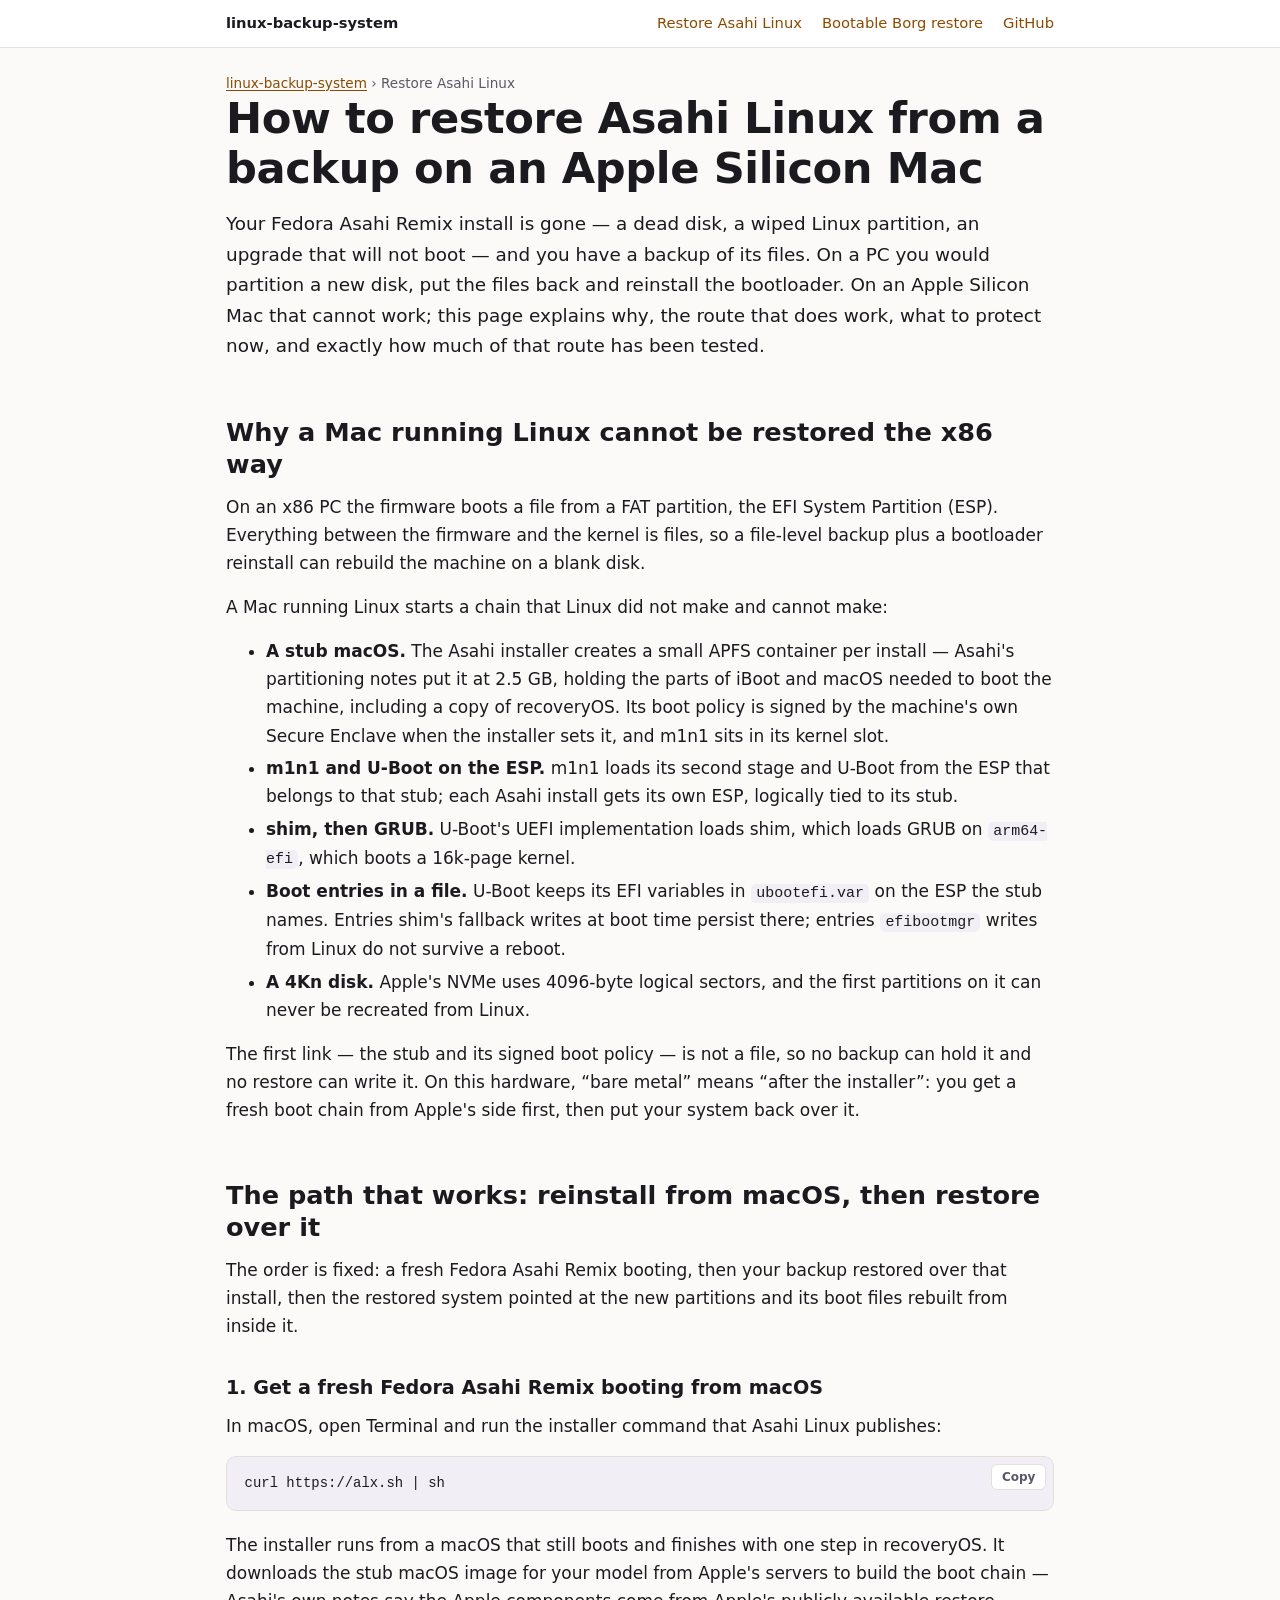
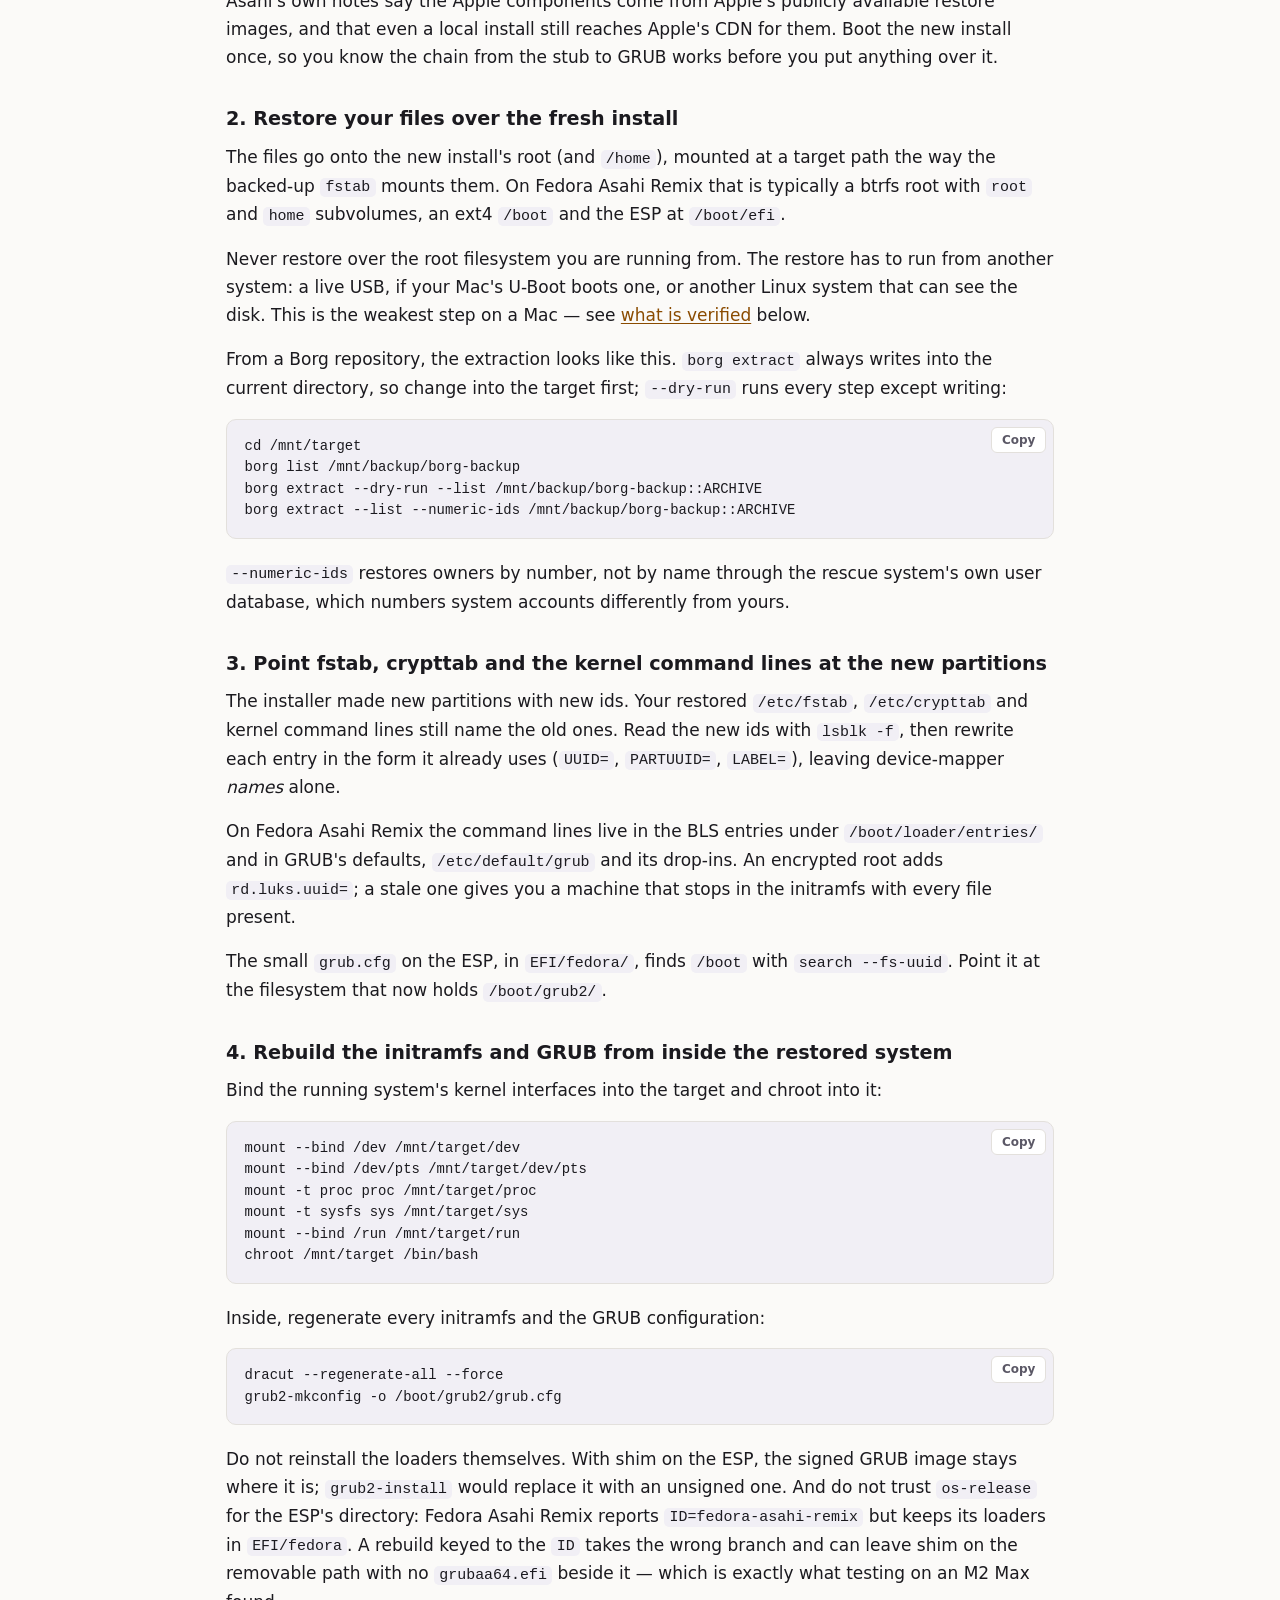
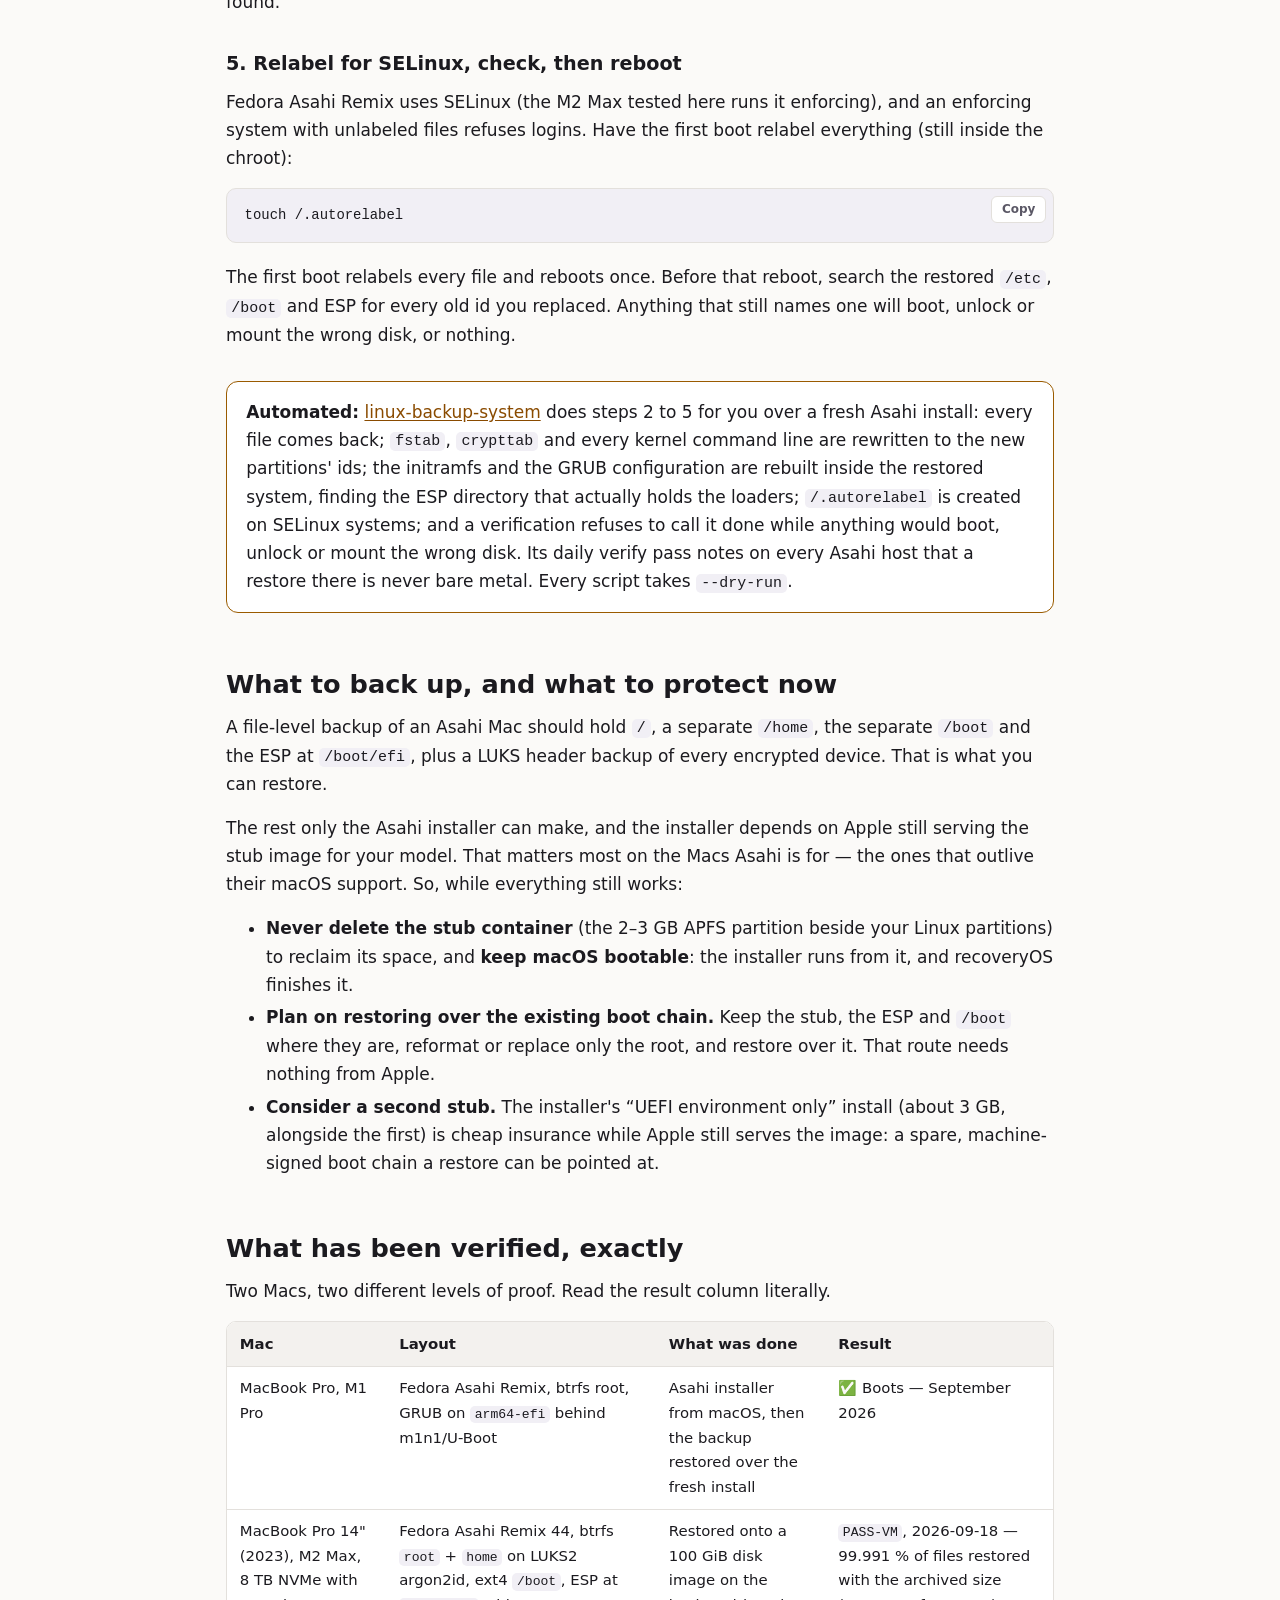
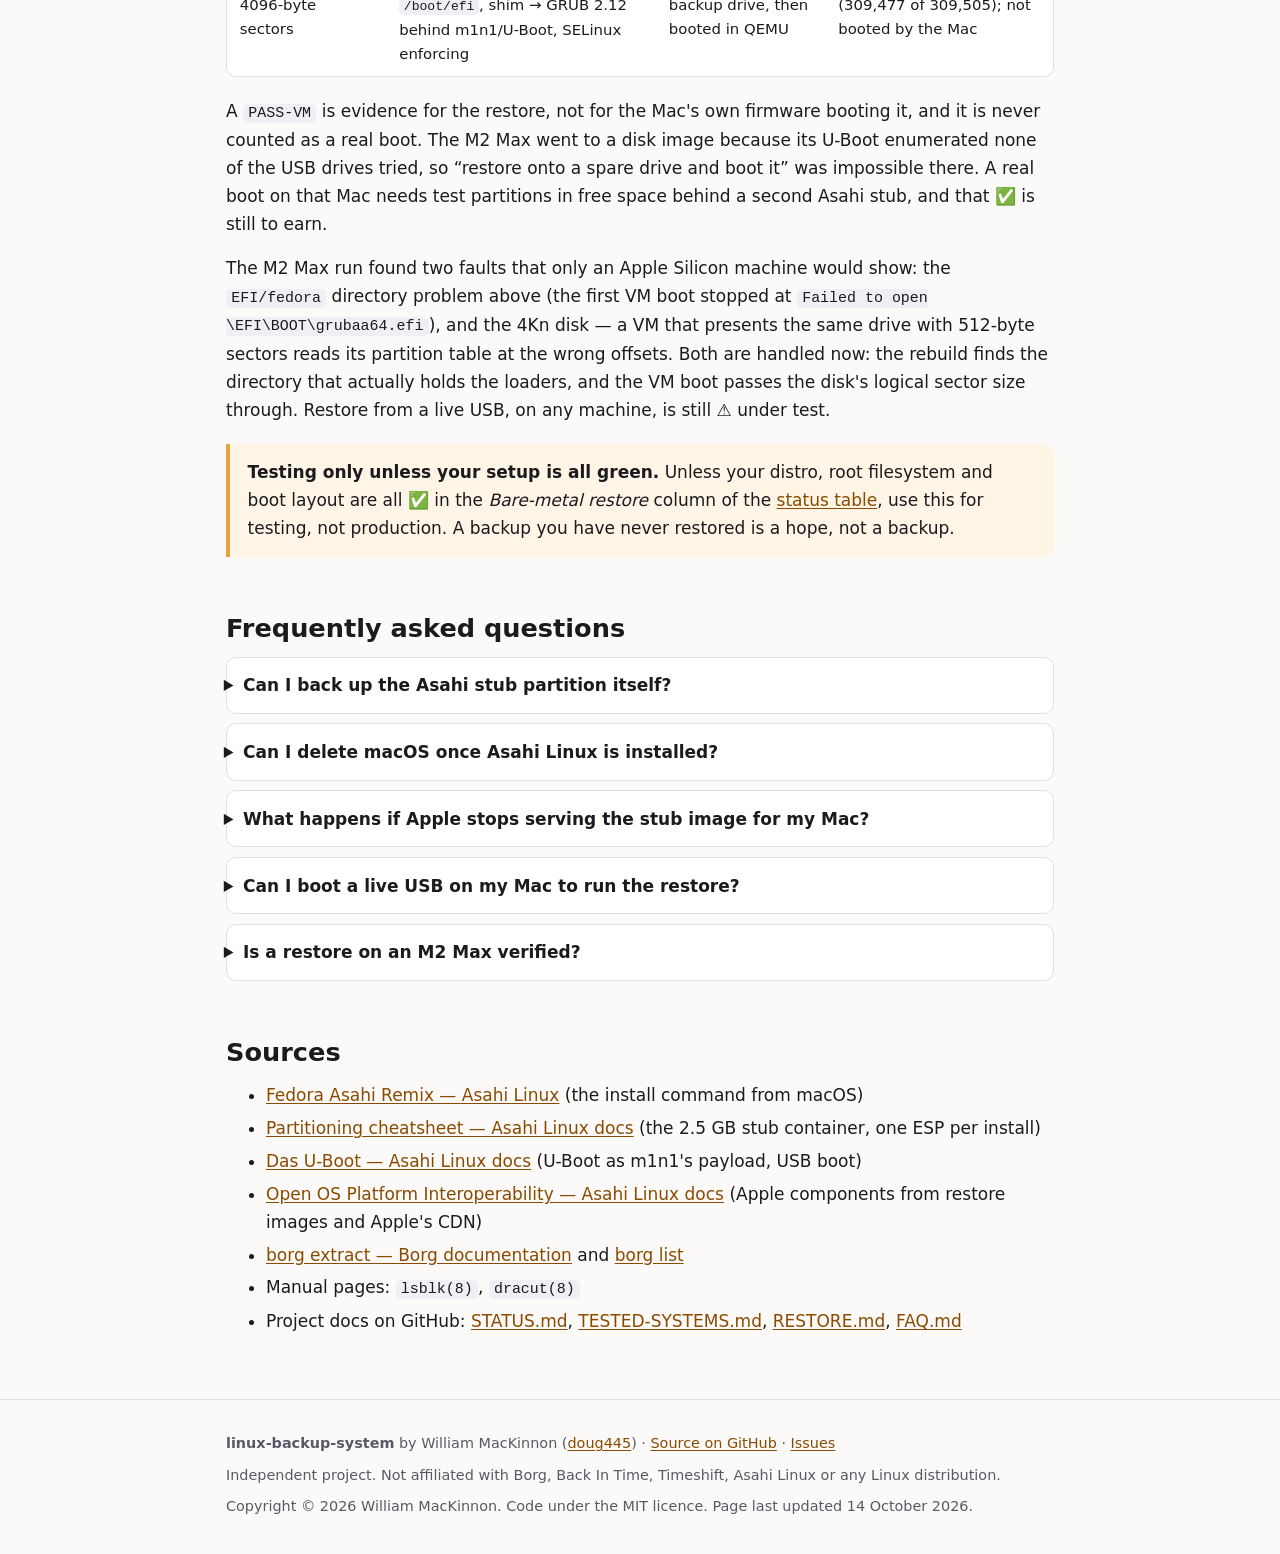
<file: restore-asahi-linux-from-backup/index.html>
<!doctype html>
<html lang="en">
<head>
<meta charset="utf-8">
<meta name="viewport" content="width=device-width, initial-scale=1">
<title>Restore Asahi Linux From a Backup on an Apple Silicon Mac</title>
<meta name="description" content="A Mac running Asahi Linux cannot be restored bare metal: macOS makes its boot chain. Reinstall from macOS, restore over it, fix the disk ids, rebuild the boot.">
<link rel="canonical" href="https://doug445.github.io/linux-backup-system/restore-asahi-linux-from-backup/">
<meta name="author" content="William MacKinnon">
<meta name="robots" content="index, follow, max-image-preview:large">
<meta name="color-scheme" content="light dark">
<link rel="stylesheet" href="../style.css">
<meta property="og:type" content="article">
<meta property="og:site_name" content="linux-backup-system">
<meta property="og:title" content="Restore Asahi Linux From a Backup on an Apple Silicon Mac">
<meta property="og:description" content="A Mac running Asahi Linux cannot be restored bare metal: macOS makes its boot chain. Reinstall from macOS, restore over it, fix the disk ids, rebuild the boot.">
<meta property="og:url" content="https://doug445.github.io/linux-backup-system/restore-asahi-linux-from-backup/">
<meta property="og:image" content="https://doug445.github.io/linux-backup-system/card.png">
<meta property="og:image:width" content="1200">
<meta property="og:image:height" content="630">
<meta property="article:published_time" content="2026-10-14">
<meta property="article:modified_time" content="2026-10-14">
<meta name="twitter:card" content="summary_large_image">
<script type="application/ld+json">
{
  "@context": "https://schema.org",
  "@graph": [
    {
      "@type": "TechArticle",
      "headline": "How to restore Asahi Linux from a backup on an Apple Silicon Mac",
      "description": "A Mac running Asahi Linux cannot be restored bare metal: macOS makes its boot chain. Reinstall from macOS, restore over it, fix the disk ids, rebuild the boot.",
      "datePublished": "2026-10-14",
      "dateModified": "2026-10-14",
      "image": "https://doug445.github.io/linux-backup-system/card.png",
      "author": { "@type": "Person", "name": "William MacKinnon", "url": "https://github.com/doug445" },
      "mainEntityOfPage": "https://doug445.github.io/linux-backup-system/restore-asahi-linux-from-backup/",
      "about": { "@type": "SoftwareApplication", "name": "linux-backup-system", "url": "https://doug445.github.io/linux-backup-system/", "applicationCategory": "UtilitiesApplication", "operatingSystem": "Linux (aarch64, x86_64)" }
    },
    {
      "@type": "BreadcrumbList",
      "itemListElement": [
        { "@type": "ListItem", "position": 1, "name": "linux-backup-system", "item": "https://doug445.github.io/linux-backup-system/" },
        { "@type": "ListItem", "position": 2, "name": "Restore Asahi Linux", "item": "https://doug445.github.io/linux-backup-system/restore-asahi-linux-from-backup/" }
      ]
    },
    {
      "@type": "FAQPage",
      "mainEntity": [
        { "@type": "Question", "name": "Can I back up the Asahi stub partition itself?", "acceptedAnswer": { "@type": "Answer", "text": "No. m1n1, U-Boot and the partitions the Mac's firmware boots from live outside Linux and cannot be backed up or recreated by it. The stub is a small APFS container holding a minimal macOS with m1n1 in its kernel slot, under a boot policy the machine's own Secure Enclave signs when the installer sets it. Only the Asahi installer can make one." } },
        { "@type": "Question", "name": "Can I delete macOS once Asahi Linux is installed?", "acceptedAnswer": { "@type": "Answer", "text": "Not if you want to be able to reinstall. The Asahi installer runs from a macOS that still boots and finishes with one step in recoveryOS, so keep macOS bootable, and never delete the 2–3 GB stub container beside your Linux partitions to reclaim its space." } },
        { "@type": "Question", "name": "What happens if Apple stops serving the stub image for my Mac?", "acceptedAnswer": { "@type": "Answer", "text": "The installer downloads the stub macOS image for your model from Apple's servers. The day it stops being served, a Mac whose stub partitions are gone has no way to get a Linux boot chain back, and no backup can put it there. The recovery that needs nothing from Apple is a restore over the existing boot chain: keep the stub, the ESP and /boot, reformat or replace only the root, and restore over it." } },
        { "@type": "Question", "name": "Can I boot a live USB on my Mac to run the restore?", "acceptedAnswer": { "@type": "Answer", "text": "Maybe. Asahi's U-Boot documentation describes booting a USB drive from the U-Boot prompt with run bootcmd_usb0. On the M2 Max used for testing, U-Boot enumerated none of the USB drives tried, through two bridges, direct and through a hub. Restore from a live USB is marked ⚠️ (under test) in the status table." } },
        { "@type": "Question", "name": "Is a restore on an M2 Max verified?", "acceptedAnswer": { "@type": "Answer", "text": "Restored and booted in a VM, not yet booted by the Mac. On 2026-09-18 an M2 Max backup was restored onto a disk image and booted in QEMU, with the verdict PASS-VM and 99.991 % of files restored with the archived size. A PASS-VM is evidence for the restore, not for the Mac's firmware booting it; the real boot behind a second Asahi stub is still to come." } }
      ]
    }
  ]
}
</script>
</head>
<body>

<nav class="sitenav" aria-label="Site">
  <div class="wrap">
    <a class="brand" href="../">linux-backup-system</a>
    <a href="../restore-asahi-linux-from-backup/">Restore Asahi Linux</a>
    <a href="../bootable-bare-metal-restore-borg/">Bootable Borg restore</a>
    <a href="https://github.com/doug445/linux-backup-system">GitHub</a>
  </div>
</nav>

<main class="wrap">
<p class="crumbs"><a href="../">linux-backup-system</a> › Restore Asahi Linux</p>
<h1>How to restore Asahi Linux from a backup on an Apple Silicon Mac</h1>
<p class="lede">Your Fedora Asahi Remix install is gone — a dead disk, a wiped Linux partition, an upgrade that will not boot — and you have a backup of its files. On a PC you would partition a new disk, put the files back and reinstall the bootloader. On an Apple Silicon Mac that cannot work; this page explains why, the route that does work, what to protect now, and exactly how much of that route has been tested.</p>

<h2 id="why-not-bare-metal">Why a Mac running Linux cannot be restored the x86 way</h2>
<p>On an x86 PC the firmware boots a file from a FAT partition, the EFI System Partition (ESP). Everything between the firmware and the kernel is files, so a file-level backup plus a bootloader reinstall can rebuild the machine on a blank disk.</p>
<p>A Mac running Linux starts a chain that Linux did not make and cannot make:</p>
<ul>
  <li><strong>A stub macOS.</strong> The Asahi installer creates a small APFS container per install — Asahi's partitioning notes put it at 2.5 GB, holding the parts of iBoot and macOS needed to boot the machine, including a copy of recoveryOS. Its boot policy is signed by the machine's own Secure Enclave when the installer sets it, and m1n1 sits in its kernel slot.</li>
  <li><strong>m1n1 and U-Boot on the ESP.</strong> m1n1 loads its second stage and U-Boot from the ESP that belongs to that stub; each Asahi install gets its own ESP, logically tied to its stub.</li>
  <li><strong>shim, then GRUB.</strong> U-Boot's UEFI implementation loads shim, which loads GRUB on <code>arm64-efi</code>, which boots a 16k-page kernel.</li>
  <li><strong>Boot entries in a file.</strong> U-Boot keeps its EFI variables in <code>ubootefi.var</code> on the ESP the stub names. Entries shim's fallback writes at boot time persist there; entries <code>efibootmgr</code> writes from Linux do not survive a reboot.</li>
  <li><strong>A 4Kn disk.</strong> Apple's NVMe uses 4096-byte logical sectors, and the first partitions on it can never be recreated from Linux.</li>
</ul>
<p>The first link — the stub and its signed boot policy — is not a file, so no backup can hold it and no restore can write it. On this hardware, “bare metal” means “after the installer”: you get a fresh boot chain from Apple's side first, then put your system back over it.</p>

<h2 id="the-path-that-works">The path that works: reinstall from macOS, then restore over it</h2>
<p>The order is fixed: a fresh Fedora Asahi Remix booting, then your backup restored over that install, then the restored system pointed at the new partitions and its boot files rebuilt from inside it.</p>

<h3>1. Get a fresh Fedora Asahi Remix booting from macOS</h3>
<p>In macOS, open Terminal and run the installer command that Asahi Linux publishes:</p>
<div class="codeblock"><pre><code>curl https://alx.sh | sh</code></pre></div>
<p>The installer runs from a macOS that still boots and finishes with one step in recoveryOS. It downloads the stub macOS image for your model from Apple's servers to build the boot chain — Asahi's own notes say the Apple components come from Apple's publicly available restore images, and that even a local install still reaches Apple's CDN for them. Boot the new install once, so you know the chain from the stub to GRUB works before you put anything over it.</p>

<h3>2. Restore your files over the fresh install</h3>
<p>The files go onto the new install's root (and <code>/home</code>), mounted at a target path the way the backed-up <code>fstab</code> mounts them. On Fedora Asahi Remix that is typically a btrfs root with <code>root</code> and <code>home</code> subvolumes, an ext4 <code>/boot</code> and the ESP at <code>/boot/efi</code>.</p>
<p>Never restore over the root filesystem you are running from. The restore has to run from another system: a live USB, if your Mac's U-Boot boots one, or another Linux system that can see the disk. This is the weakest step on a Mac — see <a href="#verified">what is verified</a> below.</p>
<p>From a Borg repository, the extraction looks like this. <code>borg extract</code> always writes into the current directory, so change into the target first; <code>--dry-run</code> runs every step except writing:</p>
<div class="codeblock"><pre><code>cd /mnt/target
borg list /mnt/backup/borg-backup
borg extract --dry-run --list /mnt/backup/borg-backup::ARCHIVE
borg extract --list --numeric-ids /mnt/backup/borg-backup::ARCHIVE</code></pre></div>
<p><code>--numeric-ids</code> restores owners by number, not by name through the rescue system's own user database, which numbers system accounts differently from yours.</p>

<h3>3. Point fstab, crypttab and the kernel command lines at the new partitions</h3>
<p>The installer made new partitions with new ids. Your restored <code>/etc/fstab</code>, <code>/etc/crypttab</code> and kernel command lines still name the old ones. Read the new ids with <code>lsblk -f</code>, then rewrite each entry in the form it already uses (<code>UUID=</code>, <code>PARTUUID=</code>, <code>LABEL=</code>), leaving device-mapper <em>names</em> alone.</p>
<p>On Fedora Asahi Remix the command lines live in the BLS entries under <code>/boot/loader/entries/</code> and in GRUB's defaults, <code>/etc/default/grub</code> and its drop-ins. An encrypted root adds <code>rd.luks.uuid=</code>; a stale one gives you a machine that stops in the initramfs with every file present.</p>
<p>The small <code>grub.cfg</code> on the ESP, in <code>EFI/fedora/</code>, finds <code>/boot</code> with <code>search --fs-uuid</code>. Point it at the filesystem that now holds <code>/boot/grub2/</code>.</p>

<h3>4. Rebuild the initramfs and GRUB from inside the restored system</h3>
<p>Bind the running system's kernel interfaces into the target and chroot into it:</p>
<div class="codeblock"><pre><code>mount --bind /dev /mnt/target/dev
mount --bind /dev/pts /mnt/target/dev/pts
mount -t proc proc /mnt/target/proc
mount -t sysfs sys /mnt/target/sys
mount --bind /run /mnt/target/run
chroot /mnt/target /bin/bash</code></pre></div>
<p>Inside, regenerate every initramfs and the GRUB configuration:</p>
<div class="codeblock"><pre><code>dracut --regenerate-all --force
grub2-mkconfig -o /boot/grub2/grub.cfg</code></pre></div>
<p>Do not reinstall the loaders themselves. With shim on the ESP, the signed GRUB image stays where it is; <code>grub2-install</code> would replace it with an unsigned one. And do not trust <code>os-release</code> for the ESP's directory: Fedora Asahi Remix reports <code>ID=fedora-asahi-remix</code> but keeps its loaders in <code>EFI/fedora</code>. A rebuild keyed to the <code>ID</code> takes the wrong branch and can leave shim on the removable path with no <code>grubaa64.efi</code> beside it — which is exactly what testing on an M2 Max found.</p>

<h3>5. Relabel for SELinux, check, then reboot</h3>
<p>Fedora Asahi Remix uses SELinux (the M2 Max tested here runs it enforcing), and an enforcing system with unlabeled files refuses logins. Have the first boot relabel everything (still inside the chroot):</p>
<div class="codeblock"><pre><code>touch /.autorelabel</code></pre></div>
<p>The first boot relabels every file and reboots once. Before that reboot, search the restored <code>/etc</code>, <code>/boot</code> and ESP for every old id you replaced. Anything that still names one will boot, unlock or mount the wrong disk, or nothing.</p>

<div class="tool"><p><strong>Automated:</strong> <a href="https://github.com/doug445/linux-backup-system">linux-backup-system</a> does steps 2 to 5 for you over a fresh Asahi install: every file comes back; <code>fstab</code>, <code>crypttab</code> and every kernel command line are rewritten to the new partitions' ids; the initramfs and the GRUB configuration are rebuilt inside the restored system, finding the ESP directory that actually holds the loaders; <code>/.autorelabel</code> is created on SELinux systems; and a verification refuses to call it done while anything would boot, unlock or mount the wrong disk. Its daily verify pass notes on every Asahi host that a restore there is never bare metal. Every script takes <code>--dry-run</code>.</p></div>

<h2 id="protect-now">What to back up, and what to protect now</h2>
<p>A file-level backup of an Asahi Mac should hold <code>/</code>, a separate <code>/home</code>, the separate <code>/boot</code> and the ESP at <code>/boot/efi</code>, plus a LUKS header backup of every encrypted device. That is what you can restore.</p>
<p>The rest only the Asahi installer can make, and the installer depends on Apple still serving the stub image for your model. That matters most on the Macs Asahi is for — the ones that outlive their macOS support. So, while everything still works:</p>
<ul>
  <li><strong>Never delete the stub container</strong> (the 2–3 GB APFS partition beside your Linux partitions) to reclaim its space, and <strong>keep macOS bootable</strong>: the installer runs from it, and recoveryOS finishes it.</li>
  <li><strong>Plan on restoring over the existing boot chain.</strong> Keep the stub, the ESP and <code>/boot</code> where they are, reformat or replace only the root, and restore over it. That route needs nothing from Apple.</li>
  <li><strong>Consider a second stub.</strong> The installer's “UEFI environment only” install (about 3 GB, alongside the first) is cheap insurance while Apple still serves the image: a spare, machine-signed boot chain a restore can be pointed at.</li>
</ul>

<h2 id="verified">What has been verified, exactly</h2>
<p>Two Macs, two different levels of proof. Read the result column literally.</p>
<div class="table-scroll"><table>
  <thead><tr><th>Mac</th><th>Layout</th><th>What was done</th><th>Result</th></tr></thead>
  <tbody>
    <tr><td>MacBook Pro, M1 Pro</td><td>Fedora Asahi Remix, btrfs root, GRUB on <code>arm64-efi</code> behind m1n1/U-Boot</td><td>Asahi installer from macOS, then the backup restored over the fresh install</td><td>✅ Boots — September 2026</td></tr>
    <tr><td>MacBook Pro 14" (2023), M2 Max, 8 TB NVMe with 4096-byte sectors</td><td>Fedora Asahi Remix 44, btrfs <code>root</code> + <code>home</code> on LUKS2 argon2id, ext4 <code>/boot</code>, ESP at <code>/boot/efi</code>, shim → GRUB 2.12 behind m1n1/U-Boot, SELinux enforcing</td><td>Restored onto a 100 GiB disk image on the backup drive, then booted in QEMU</td><td><code>PASS-VM</code>, 2026-09-18 — 99.991 % of files restored with the archived size (309,477 of 309,505); not booted by the Mac</td></tr>
  </tbody>
</table></div>
<p>A <code>PASS-VM</code> is evidence for the restore, not for the Mac's own firmware booting it, and it is never counted as a real boot. The M2 Max went to a disk image because its U-Boot enumerated none of the USB drives tried, so “restore onto a spare drive and boot it” was impossible there. A real boot on that Mac needs test partitions in free space behind a second Asahi stub, and that ✅ is still to earn.</p>
<p>The M2 Max run found two faults that only an Apple Silicon machine would show: the <code>EFI/fedora</code> directory problem above (the first VM boot stopped at <code>Failed to open \EFI\BOOT\grubaa64.efi</code>), and the 4Kn disk — a VM that presents the same drive with 512-byte sectors reads its partition table at the wrong offsets. Both are handled now: the rebuild finds the directory that actually holds the loaders, and the VM boot passes the disk's logical sector size through. Restore from a live USB, on any machine, is still ⚠️ under test.</p>
<div class="note"><p><strong>Testing only unless your setup is all green.</strong> Unless your distro, root filesystem and boot layout are all ✅ in the <em>Bare-metal restore</em> column of the <a href="https://github.com/doug445/linux-backup-system/blob/main/docs/STATUS.md">status table</a>, use this for testing, not production. A backup you have never restored is a hope, not a backup.</p></div>

<h2 id="faq">Frequently asked questions</h2>
<details><summary>Can I back up the Asahi stub partition itself?</summary><p>No. m1n1, U-Boot and the partitions the Mac's firmware boots from live outside Linux and cannot be backed up or recreated by it. The stub is a small APFS container holding a minimal macOS with m1n1 in its kernel slot, under a boot policy the machine's own Secure Enclave signs when the installer sets it. Only the Asahi installer can make one.</p></details>
<details><summary>Can I delete macOS once Asahi Linux is installed?</summary><p>Not if you want to be able to reinstall. The Asahi installer runs from a macOS that still boots and finishes with one step in recoveryOS, so keep macOS bootable, and never delete the 2–3 GB stub container beside your Linux partitions to reclaim its space.</p></details>
<details><summary>What happens if Apple stops serving the stub image for my Mac?</summary><p>The installer downloads the stub macOS image for your model from Apple's servers. The day it stops being served, a Mac whose stub partitions are gone has no way to get a Linux boot chain back, and no backup can put it there. The recovery that needs nothing from Apple is a restore over the existing boot chain: keep the stub, the ESP and /boot, reformat or replace only the root, and restore over it.</p></details>
<details><summary>Can I boot a live USB on my Mac to run the restore?</summary><p>Maybe. Asahi's U-Boot documentation describes booting a USB drive from the U-Boot prompt with run bootcmd_usb0. On the M2 Max used for testing, U-Boot enumerated none of the USB drives tried, through two bridges, direct and through a hub. Restore from a live USB is marked ⚠️ (under test) in the status table.</p></details>
<details><summary>Is a restore on an M2 Max verified?</summary><p>Restored and booted in a VM, not yet booted by the Mac. On 2026-09-18 an M2 Max backup was restored onto a disk image and booted in QEMU, with the verdict PASS-VM and 99.991 % of files restored with the archived size. A PASS-VM is evidence for the restore, not for the Mac's firmware booting it; the real boot behind a second Asahi stub is still to come.</p></details>

<h2 id="sources">Sources</h2>
<ul>
  <li><a href="https://asahilinux.org/fedora/">Fedora Asahi Remix — Asahi Linux</a> (the install command from macOS)</li>
  <li><a href="https://asahilinux.org/docs/sw/partitioning-cheatsheet/">Partitioning cheatsheet — Asahi Linux docs</a> (the 2.5 GB stub container, one ESP per install)</li>
  <li><a href="https://asahilinux.org/docs/sw/u-boot/">Das U-Boot — Asahi Linux docs</a> (U-Boot as m1n1's payload, USB boot)</li>
  <li><a href="https://asahilinux.org/docs/platform/open-os-interop/">Open OS Platform Interoperability — Asahi Linux docs</a> (Apple components from restore images and Apple's CDN)</li>
  <li><a href="https://borgbackup.readthedocs.io/en/stable/usage/extract.html">borg extract — Borg documentation</a> and <a href="https://borgbackup.readthedocs.io/en/stable/usage/list.html">borg list</a></li>
  <li>Manual pages: <code>lsblk(8)</code>, <code>dracut(8)</code></li>
  <li>Project docs on GitHub: <a href="https://github.com/doug445/linux-backup-system/blob/main/docs/STATUS.md">STATUS.md</a>, <a href="https://github.com/doug445/linux-backup-system/blob/main/docs/TESTED-SYSTEMS.md">TESTED-SYSTEMS.md</a>, <a href="https://github.com/doug445/linux-backup-system/blob/main/docs/RESTORE.md">RESTORE.md</a>, <a href="https://github.com/doug445/linux-backup-system/blob/main/docs/FAQ.md#can-i-run-it-on-apple-silicon">FAQ.md</a></li>
</ul>

</main>

<footer>
  <div class="wrap">
    <p><strong>linux-backup-system</strong> by William MacKinnon
      (<a href="https://github.com/doug445">doug445</a>) ·
      <a href="https://github.com/doug445/linux-backup-system">Source on GitHub</a> ·
      <a href="https://github.com/doug445/linux-backup-system/issues">Issues</a></p>
    <p>Independent project. Not affiliated with Borg, Back In Time, Timeshift, Asahi Linux or any Linux distribution.</p>
    <p>Copyright © 2026 William MacKinnon. Code under the MIT licence. Page last updated 14 October 2026.</p>
  </div>
</footer>

<script>
document.querySelectorAll('.codeblock').forEach(function (block) {
  var btn = document.createElement('button');
  btn.className = 'copy'; btn.type = 'button'; btn.textContent = 'Copy';
  btn.addEventListener('click', function () {
    navigator.clipboard.writeText(block.querySelector('code').innerText).then(function () {
      btn.textContent = 'Copied'; setTimeout(function () { btn.textContent = 'Copy'; }, 1500);
    }).catch(function () { btn.textContent = 'Select + copy'; });
  });
  block.appendChild(btn);
});
</script>
</body>
</html>
</file>
<file: style.css>
:root {
  --bg: #fbfaf8;
  --surface: #ffffff;
  --surface-2: #f3f1ee;
  --text: #1b1a1f;
  --muted: #5b5866;
  --border: #e3e0dc;
  --accent: #9a5b00;
  --accent-2: #8a4b00;
  --accent-ink: #ffffff;
  --code-bg: #f1eff5;
  --warn-bg: #fff5e6;
  --warn-border: #e8a33a;
  --ok: #1e7d45;
}
@media (prefers-color-scheme: dark) {
  :root:not([data-theme="light"]) {
    --bg: #0b0f17;
    --surface: #111a26;
    --surface-2: #16212f;
    --text: #eef3f8;
    --muted: #9fb0c2;
    --border: #2b3d52;
    --accent: #ffb547;
    --accent-2: #6aa1ff;
    --accent-ink: #061020;
    --code-bg: #121c28;
    --warn-bg: #261c0c;
    --warn-border: #c9862a;
    --ok: #5fd48f;
  }
}
:root[data-theme="dark"] {
  --bg: #0b0f17;
  --surface: #111a26;
  --surface-2: #16212f;
  --text: #eef3f8;
  --muted: #9fb0c2;
  --border: #2b3d52;
  --accent: #ffb547;
  --accent-2: #6aa1ff;
  --accent-ink: #061020;
  --code-bg: #121c28;
  --warn-bg: #261c0c;
  --warn-border: #c9862a;
  --ok: #5fd48f;
}

*, *::before, *::after { box-sizing: border-box; }
html { -webkit-text-size-adjust: 100%; scroll-padding-top: 1rem; }
body {
  margin: 0;
  background: var(--bg);
  color: var(--text);
  font: 17px/1.65 system-ui, -apple-system, "Segoe UI", Roboto, "Helvetica Neue", Arial, sans-serif;
}
a { color: var(--accent-2); text-underline-offset: 2px; }
a:hover { color: var(--accent); }
.wrap { max-width: 860px; margin: 0 auto; padding: 0 16px; }

header.hero { padding: 2.5rem 0 1.5rem; border-bottom: 1px solid var(--border); }
.hero img {
  display: block; width: 100%; height: auto; border-radius: 14px;
  border: 1px solid var(--border); margin-bottom: 1.75rem;
}
.eyebrow {
  font-size: .8rem; letter-spacing: .08em; text-transform: uppercase;
  color: var(--muted); margin: 0 0 .5rem;
}
h1 { font-size: clamp(1.9rem, 5vw, 2.7rem); line-height: 1.15; margin: 0 0 1rem; letter-spacing: -.01em; }
h2 { font-size: 1.6rem; line-height: 1.25; margin: 3rem 0 .75rem; padding-top: .5rem; }
h3 { font-size: 1.2rem; margin: 2rem 0 .5rem; }
p, ul, ol { margin: 0 0 1rem; }
li { margin: .3rem 0; }
.lede { font-size: 1.15rem; color: var(--text); }

.cta { display: flex; flex-wrap: wrap; gap: .75rem; margin: 1.5rem 0 1rem; }
.btn {
  display: inline-block; padding: .65rem 1.1rem; border-radius: 9px;
  font-weight: 600; text-decoration: none; border: 1px solid var(--border);
  color: var(--text); background: var(--surface);
}
.btn.primary { background: var(--accent); border-color: var(--accent); color: var(--accent-ink); }
.btn:hover { filter: brightness(1.08); color: inherit; }
.btn.primary:hover { color: var(--accent-ink); }

.facts { display: flex; flex-wrap: wrap; gap: .5rem; padding: 0; list-style: none; margin: 1rem 0 0; }
.facts li {
  margin: 0; font-size: .85rem; padding: .25rem .65rem; border-radius: 999px;
  background: var(--surface-2); border: 1px solid var(--border); color: var(--muted);
}

nav.toc {
  margin: 2rem 0 0; padding: 1rem 1.25rem; background: var(--surface);
  border: 1px solid var(--border); border-radius: 12px;
}
nav.toc h2 { font-size: 1rem; margin: 0 0 .5rem; padding: 0; }
nav.toc ol { columns: 2; column-gap: 2rem; margin: 0; padding-left: 1.2rem; font-size: .95rem; }
@media (max-width: 600px) { nav.toc ol { columns: 1; } }

.note {
  border-left: 4px solid var(--warn-border); background: var(--warn-bg);
  padding: .9rem 1.1rem; border-radius: 0 10px 10px 0; margin: 1.25rem 0;
}
.note p:last-child { margin-bottom: 0; }

pre, code { font-family: ui-monospace, "SF Mono", "JetBrains Mono", Menlo, Consolas, monospace; }
code { font-size: .88em; background: var(--code-bg); padding: .1em .35em; border-radius: 5px; }
.codeblock { position: relative; margin: 1rem 0 1.25rem; }
pre {
  background: var(--code-bg); border: 1px solid var(--border); border-radius: 10px;
  padding: 1rem 1.1rem; overflow-x: auto; font-size: .87rem; line-height: 1.55; margin: 0;
}
pre code { background: none; padding: 0; font-size: inherit; }
.copy {
  position: absolute; top: .5rem; right: .5rem; font: 600 .75rem/1 system-ui, sans-serif;
  padding: .4rem .6rem; border-radius: 6px; border: 1px solid var(--border);
  background: var(--surface); color: var(--muted); cursor: pointer;
}
.copy:hover { color: var(--text); }

.table-scroll { overflow-x: auto; margin: 1rem 0 1.25rem; border: 1px solid var(--border); border-radius: 10px; }
table { border-collapse: collapse; width: 100%; font-size: .93rem; background: var(--surface); }
th, td { text-align: left; padding: .6rem .8rem; border-bottom: 1px solid var(--border); vertical-align: top; }
th { background: var(--surface-2); font-weight: 600; }
tr:last-child td { border-bottom: 0; }

.chain { display: flex; flex-wrap: wrap; align-items: center; gap: .4rem; margin: 1rem 0; font-size: .9rem; }
.chain span {
  padding: .35rem .65rem; border-radius: 7px; background: var(--surface);
  border: 1px solid var(--border); font-family: ui-monospace, Menlo, monospace;
}
.chain span.hot { border-color: var(--accent); color: var(--accent); font-weight: 600; }
.chain i { color: var(--muted); font-style: normal; }

ol.steps { counter-reset: s; list-style: none; padding: 0; }
ol.steps > li {
  counter-increment: s; position: relative; padding: 0 0 0 3rem; margin: 0 0 1.75rem;
}
ol.steps > li::before {
  content: counter(s); position: absolute; left: 0; top: .1rem;
  width: 2rem; height: 2rem; border-radius: 50%; display: grid; place-items: center;
  background: var(--accent); color: var(--accent-ink); font-weight: 700; font-size: .95rem;
}
ol.steps > li > h3 { margin-top: 0; }

figure { margin: 1.5rem 0; }
figure img { max-width: 100%; height: auto; border-radius: 10px; border: 1px solid var(--border); display: block; margin: 0 auto; }
figcaption { font-size: .88rem; color: var(--muted); text-align: center; margin-top: .5rem; }

details {
  border: 1px solid var(--border); border-radius: 10px; background: var(--surface);
  margin: .6rem 0; padding: 0 1rem;
}
details[open] { padding-bottom: .5rem; }
summary { cursor: pointer; font-weight: 600; padding: .85rem 0; list-style-position: outside; }
details p { margin: .25rem 0 .75rem; }

.ok { color: var(--ok); font-weight: 600; }

footer {
  margin-top: 4rem; padding: 2rem 0 3rem; border-top: 1px solid var(--border);
  color: var(--muted); font-size: .9rem;
}
footer p { margin: 0 0 .5rem; }

.sitenav { border-bottom: 1px solid var(--border); background: var(--surface); }
.sitenav .wrap { display: flex; flex-wrap: wrap; gap: .25rem 1.25rem; align-items: center; padding-top: .7rem; padding-bottom: .7rem; font-size: .92rem; }
.sitenav .brand { font-weight: 700; color: var(--text); text-decoration: none; margin-right: auto; }
.sitenav a { text-decoration: none; }
.crumbs { font-size: .85rem; color: var(--muted); margin: 1.5rem 0 0; }
.cards { display: grid; grid-template-columns: repeat(auto-fit, minmax(240px, 1fr)); gap: 1rem; margin: 1rem 0 1.5rem; }
.card { display: block; padding: 1rem 1.1rem; border: 1px solid var(--border); border-radius: 12px; background: var(--surface); text-decoration: none; color: var(--text); }
.card:hover { border-color: var(--accent); color: var(--text); }
.card strong { display: block; margin-bottom: .3rem; color: var(--accent); }
.card span { font-size: .92rem; color: var(--muted); }
.tool { border: 1px solid var(--accent); border-radius: 12px; padding: 1rem 1.2rem; margin: 2rem 0; background: var(--surface); }
.tool p:last-child { margin-bottom: 0; }
small { color: var(--muted); }
</file>
